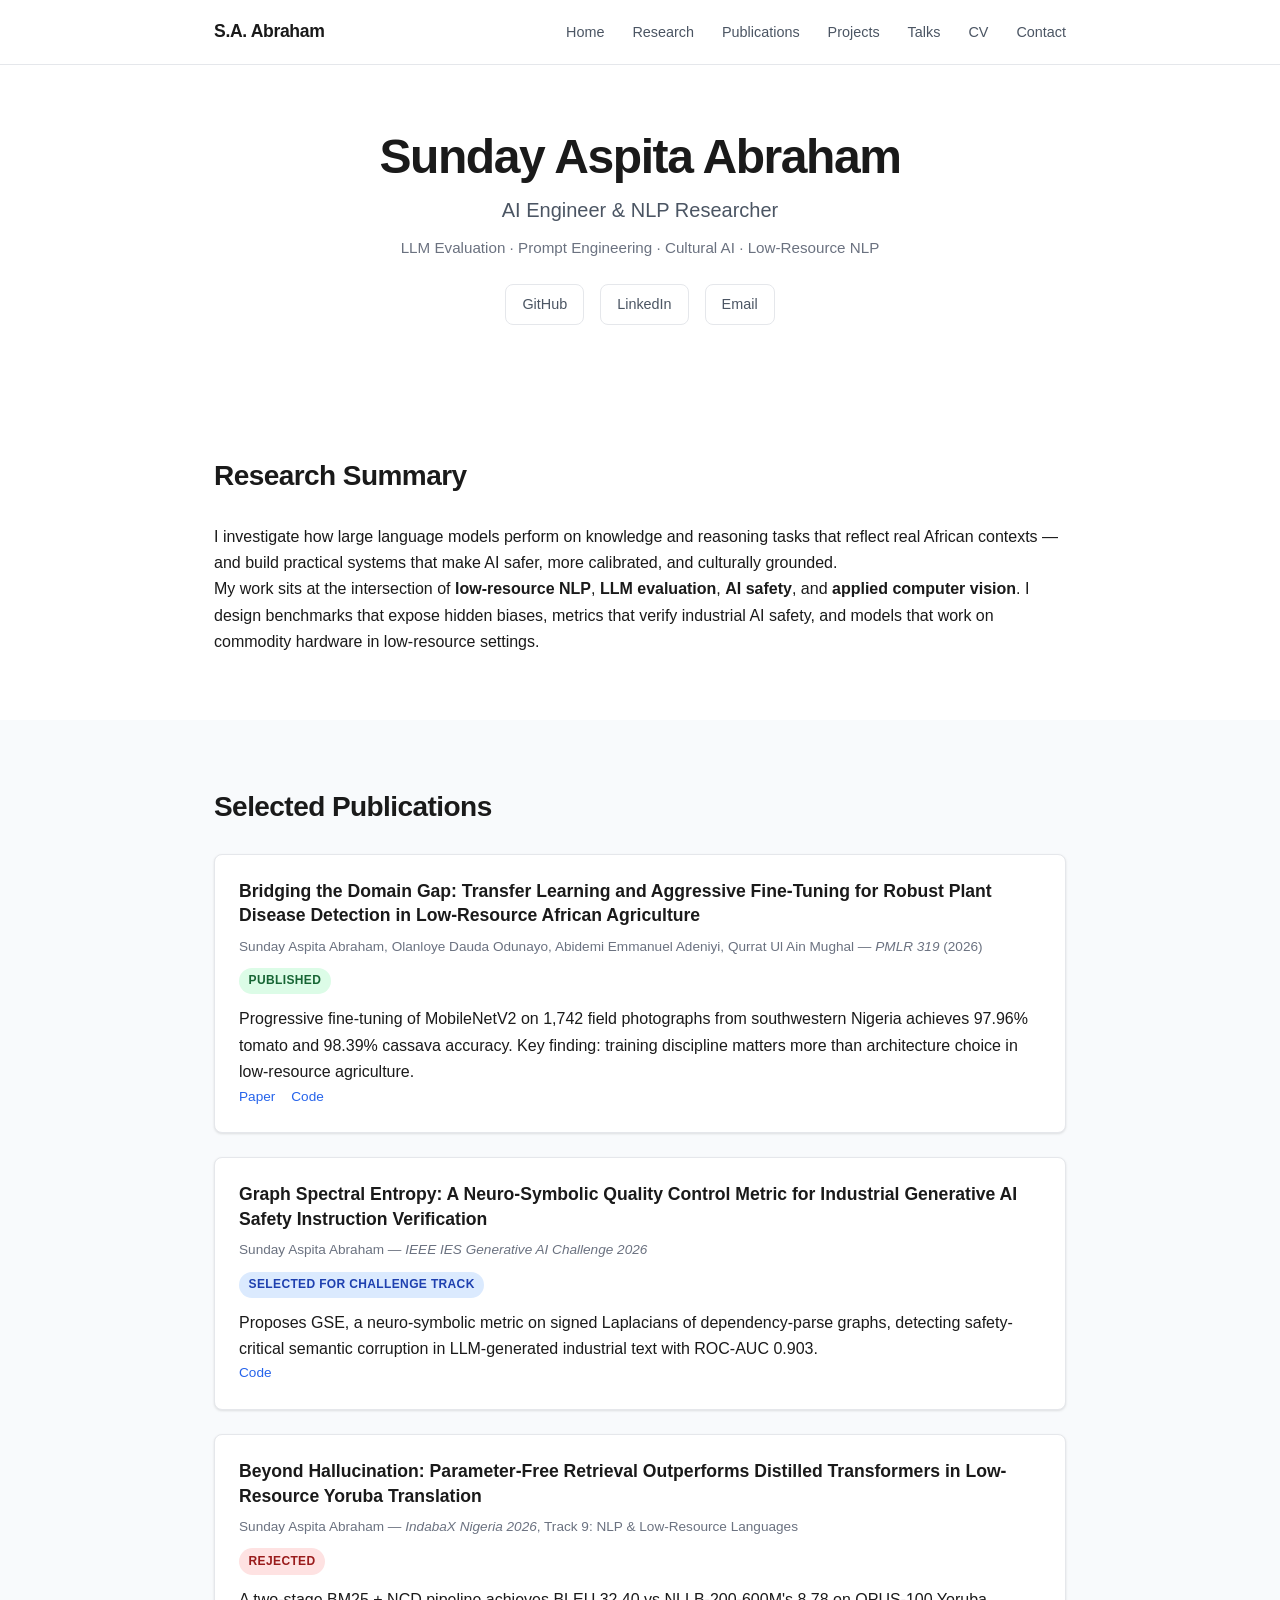
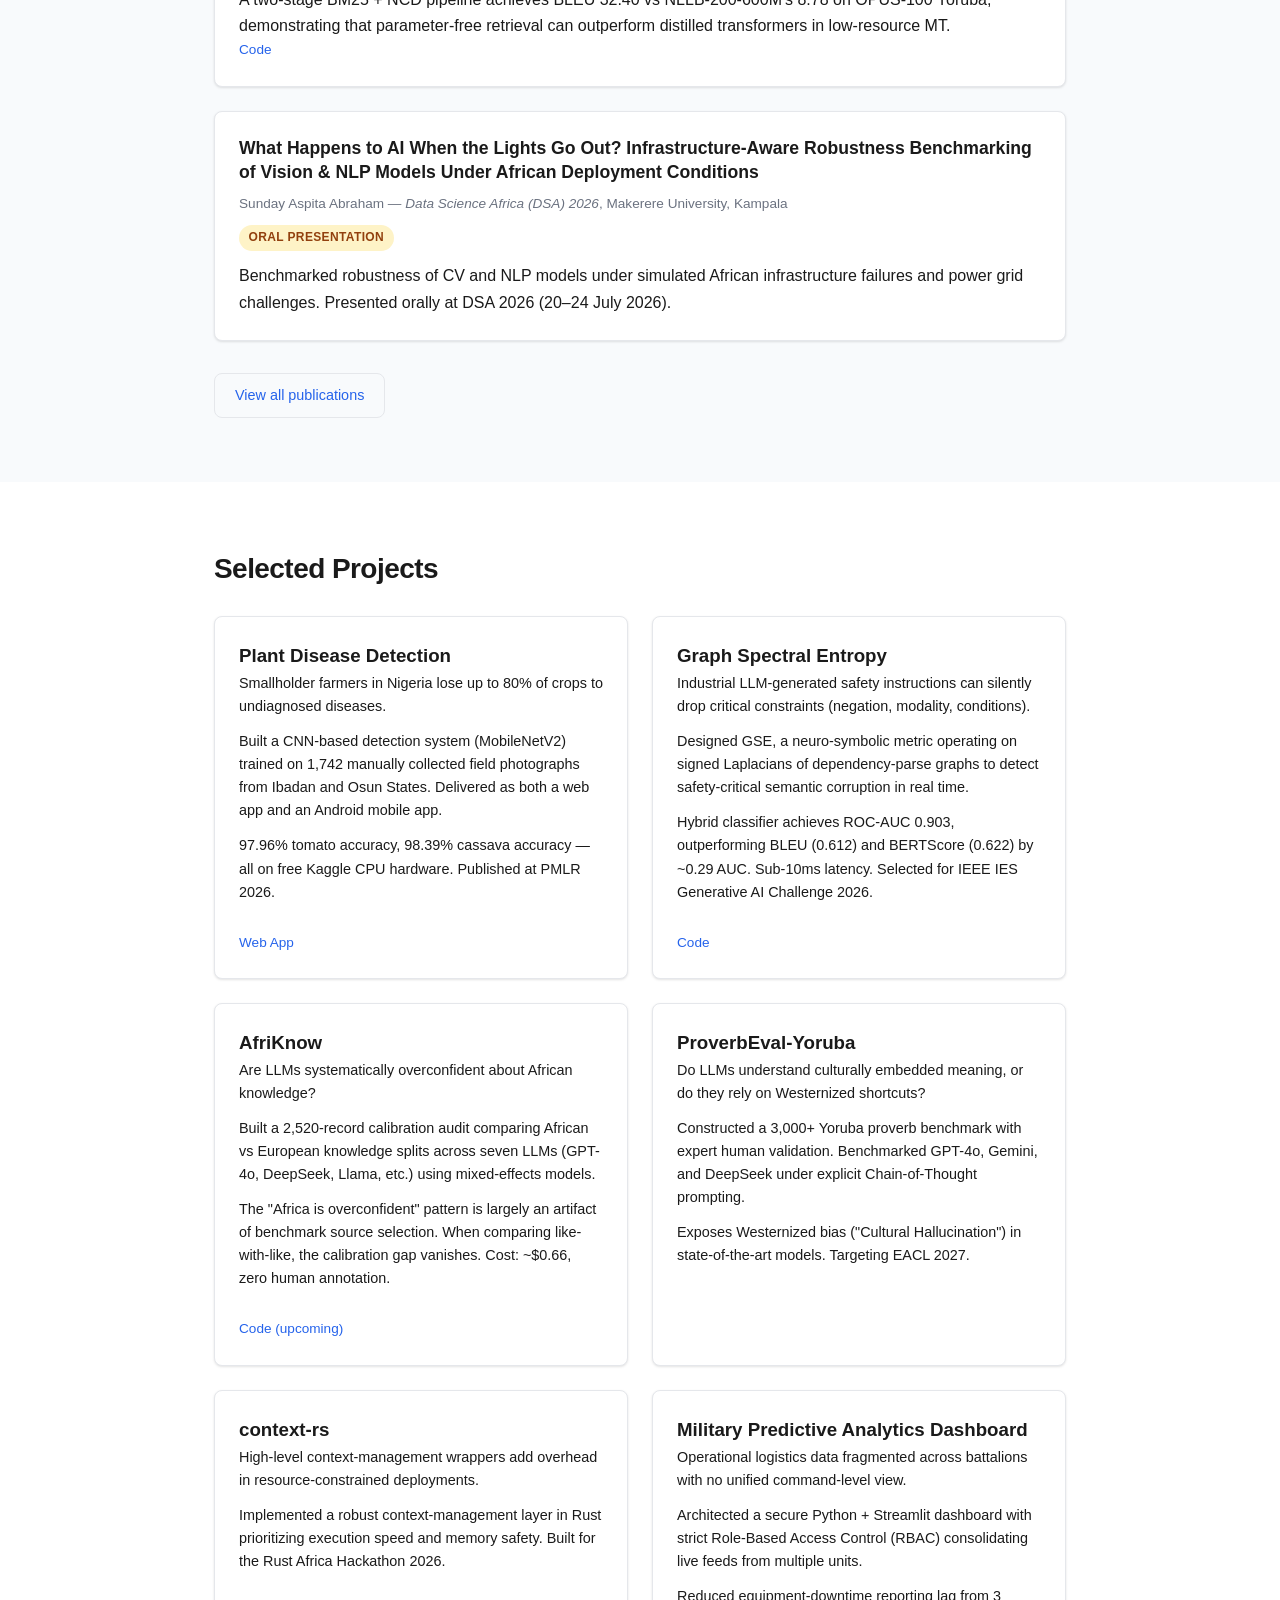
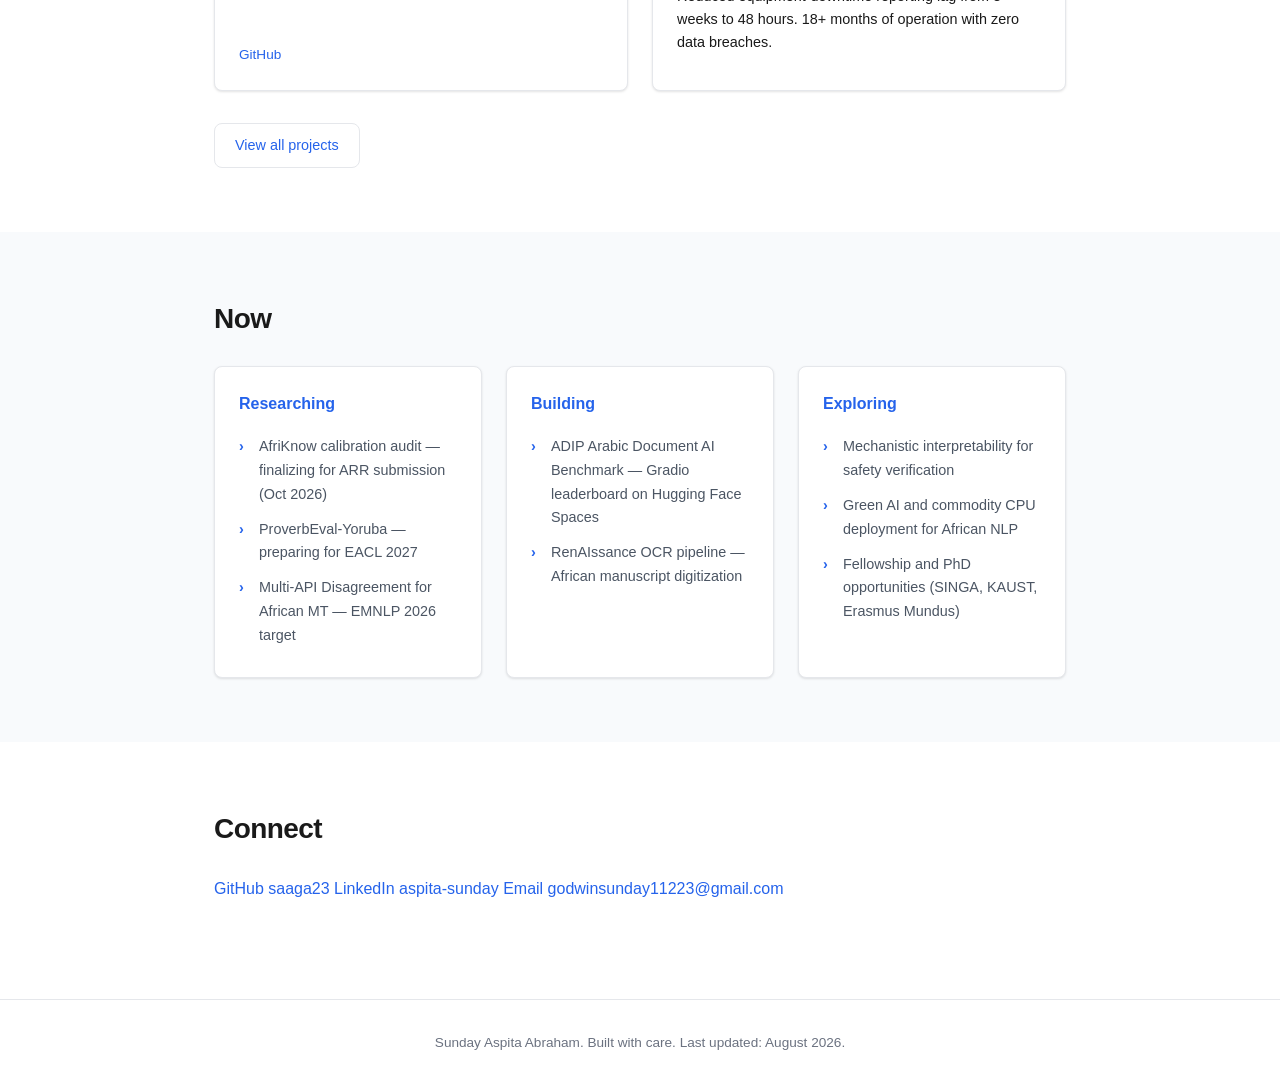
<file: index.html>
<!DOCTYPE html>
<html lang="en">
<head>
    <meta charset="UTF-8">
    <meta name="viewport" content="width=device-width, initial-scale=1.0">
    <title>Sunday Aspita Abraham — AI Engineer & NLP Researcher</title>
    <meta name="description" content="Personal research portfolio of Sunday Aspita Abraham — AI Engineer & NLP Researcher specializing in low-resource NLP, LLM evaluation, African language technology, and AI safety.">
    <link rel="stylesheet" href="css/style.css">
    <link rel="canonical" href="https://saaga23.github.io/">
    <meta property="og:title" content="Sunday Aspita Abraham — AI Engineer & NLP Researcher">
    <meta property="og:description" content="Research portfolio spanning low-resource NLP, LLM evaluation, African language technology, and AI safety.">
    <meta property="og:type" content="website">
    <meta property="og:url" content="https://saaga23.github.io/">
    <link rel="icon" href="data:image/svg+xml,<svg xmlns='http://www.w3.org/2000/svg' viewBox='0 0 100 100'><text y='.9em' font-size='90'>🔬</text></svg>">
</head>
<body>
    <nav class="navbar">
        <div class="nav-container">
            <a href="index.html" class="nav-logo">S.A. Abraham</a>
            <button class="nav-toggle" aria-label="Toggle navigation">
                <span></span>
                <span></span>
                <span></span>
            </button>
            <ul class="nav-menu">
                <li><a href="index.html" class="nav-link">Home</a></li>
                <li><a href="research.html" class="nav-link">Research</a></li>
                <li><a href="publications.html" class="nav-link">Publications</a></li>
                <li><a href="projects.html" class="nav-link">Projects</a></li>
                <li><a href="talks.html" class="nav-link">Talks</a></li>
                <li><a href="cv.html" class="nav-link">CV</a></li>
                <li><a href="contact.html" class="nav-link">Contact</a></li>
            </ul>
        </div>
    </nav>

    <main>
        <section class="hero">
            <div class="container">
                <div class="hero-content">
                    <h1>Sunday Aspita Abraham</h1>
                    <p class="hero-subtitle">AI Engineer & NLP Researcher</p>
                    <p class="hero-tagline">LLM Evaluation · Prompt Engineering · Cultural AI · Low-Resource NLP</p>
                    <div class="hero-links">
                        <a href="https://github.com/saaga23" target="_blank" rel="noopener">GitHub</a>
                        <a href="https://www.linkedin.com/in/aspita-sunday-0b63051b3/" target="_blank" rel="noopener">LinkedIn</a>
                        <a href="mailto:godwinsunday11223@gmail.com">Email</a>
                    </div>
                </div>
            </div>
        </section>

        <section class="section">
            <div class="container">
                <h2>Research Summary</h2>
                <p class="lead">I investigate how large language models perform on knowledge and reasoning tasks that reflect real African contexts — and build practical systems that make AI safer, more calibrated, and culturally grounded.</p>
                <p>My work sits at the intersection of <strong>low-resource NLP</strong>, <strong>LLM evaluation</strong>, <strong>AI safety</strong>, and <strong>applied computer vision</strong>. I design benchmarks that expose hidden biases, metrics that verify industrial AI safety, and models that work on commodity hardware in low-resource settings.</p>
            </div>
        </section>

        <section class="section section-alt">
            <div class="container">
                <h2>Selected Publications</h2>
                <div class="publication-list">
                    <article class="publication-card">
                        <h3>Bridging the Domain Gap: Transfer Learning and Aggressive Fine-Tuning for Robust Plant Disease Detection in Low-Resource African Agriculture</h3>
                        <p class="pub-meta">Sunday Aspita Abraham, Olanloye Dauda Odunayo, Abidemi Emmanuel Adeniyi, Qurrat Ul Ain Mughal — <em>PMLR 319</em> (2026)</p>
                        <p class="pub-status"><span class="badge badge-published">Published</span></p>
                        <p>Progressive fine-tuning of MobileNetV2 on 1,742 field photographs from southwestern Nigeria achieves 97.96% tomato and 98.39% cassava accuracy. Key finding: training discipline matters more than architecture choice in low-resource agriculture.</p>
                        <div class="pub-links">
                            <a href="http://proceedings.mlr.press/v319/abraham26a.html" target="_blank" rel="noopener">Paper</a>
                            <a href="https://github.com/saaga23/plant_disease_detection_web_app" target="_blank" rel="noopener">Code</a>
                        </div>
                    </article>

                    <article class="publication-card">
                        <h3>Graph Spectral Entropy: A Neuro-Symbolic Quality Control Metric for Industrial Generative AI Safety Instruction Verification</h3>
                        <p class="pub-meta">Sunday Aspita Abraham — <em>IEEE IES Generative AI Challenge 2026</em></p>
                        <p class="pub-status"><span class="badge badge-accepted">Selected for challenge track</span></p>
                        <p>Proposes GSE, a neuro-symbolic metric on signed Laplacians of dependency-parse graphs, detecting safety-critical semantic corruption in LLM-generated industrial text with ROC-AUC 0.903.</p>
                        <div class="pub-links">
                            <a href="https://github.com/saaga23/mech-interp-safety-demo" target="_blank" rel="noopener">Code</a>
                        </div>
                    </article>

                    <article class="publication-card">
                        <h3>Beyond Hallucination: Parameter-Free Retrieval Outperforms Distilled Transformers in Low-Resource Yoruba Translation</h3>
                        <p class="pub-meta">Sunday Aspita Abraham — <em>IndabaX Nigeria 2026</em>, Track 9: NLP & Low-Resource Languages</p>
                        <p class="pub-status"><span class="badge badge-rejected">Rejected</span></p>
                        <p>A two-stage BM25 + NCD pipeline achieves BLEU 32.40 vs NLLB-200-600M's 8.78 on OPUS-100 Yoruba, demonstrating that parameter-free retrieval can outperform distilled transformers in low-resource MT.</p>
                        <div class="pub-links">
                            <a href="https://github.com/saaga23" target="_blank" rel="noopener">Code</a>
                        </div>
                    </article>

                    <article class="publication-card">
                        <h3>What Happens to AI When the Lights Go Out? Infrastructure-Aware Robustness Benchmarking of Vision & NLP Models Under African Deployment Conditions</h3>
                        <p class="pub-meta">Sunday Aspita Abraham — <em>Data Science Africa (DSA) 2026</em>, Makerere University, Kampala</p>
                        <p class="pub-status"><span class="badge badge-presented">Oral Presentation</span></p>
                        <p>Benchmarked robustness of CV and NLP models under simulated African infrastructure failures and power grid challenges. Presented orally at DSA 2026 (20–24 July 2026).</p>
                    </article>
                </div>
                <div class="section-cta">
                    <a href="publications.html" class="btn btn-secondary">View all publications</a>
                </div>
            </div>
        </section>

        <section class="section">
            <div class="container">
                <h2>Selected Projects</h2>
                <div class="project-grid">
                    <article class="project-card">
                        <h3>Plant Disease Detection</h3>
                        <p class="project-problem">Smallholder farmers in Nigeria lose up to 80% of crops to undiagnosed diseases.</p>
                        <p class="project-approach">Built a CNN-based detection system (MobileNetV2) trained on 1,742 manually collected field photographs from Ibadan and Osun States. Delivered as both a web app and an Android mobile app.</p>
                        <p class="project-result">97.96% tomato accuracy, 98.39% cassava accuracy — all on free Kaggle CPU hardware. Published at PMLR 2026.</p>
                        <div class="project-links">
                            <a href="https://github.com/saaga23/plant_disease_detection_web_app" target="_blank" rel="noopener">Web App</a>
                        </div>
                    </article>

                    <article class="project-card">
                        <h3>Graph Spectral Entropy</h3>
                        <p class="project-problem">Industrial LLM-generated safety instructions can silently drop critical constraints (negation, modality, conditions).</p>
                        <p class="project-approach">Designed GSE, a neuro-symbolic metric operating on signed Laplacians of dependency-parse graphs to detect safety-critical semantic corruption in real time.</p>
                        <p class="project-result">Hybrid classifier achieves ROC-AUC 0.903, outperforming BLEU (0.612) and BERTScore (0.622) by ~0.29 AUC. Sub-10ms latency. Selected for IEEE IES Generative AI Challenge 2026.</p>
                        <div class="project-links">
                            <a href="https://github.com/saaga23/mech-interp-safety-demo" target="_blank" rel="noopener">Code</a>
                        </div>
                    </article>

                    <article class="project-card">
                        <h3>AfriKnow</h3>
                        <p class="project-problem">Are LLMs systematically overconfident about African knowledge?</p>
                        <p class="project-approach">Built a 2,520-record calibration audit comparing African vs European knowledge splits across seven LLMs (GPT-4o, DeepSeek, Llama, etc.) using mixed-effects models.</p>
                        <p class="project-result">The "Africa is overconfident" pattern is largely an artifact of benchmark source selection. When comparing like-with-like, the calibration gap vanishes. Cost: ~$0.66, zero human annotation.</p>
                        <div class="project-links">
                            <a href="https://github.com/saaga23" target="_blank" rel="noopener">Code (upcoming)</a>
                        </div>
                    </article>

                    <article class="project-card">
                        <h3>ProverbEval-Yoruba</h3>
                        <p class="project-problem">Do LLMs understand culturally embedded meaning, or do they rely on Westernized shortcuts?</p>
                        <p class="project-approach">Constructed a 3,000+ Yoruba proverb benchmark with expert human validation. Benchmarked GPT-4o, Gemini, and DeepSeek under explicit Chain-of-Thought prompting.</p>
                        <p class="project-result">Exposes Westernized bias ("Cultural Hallucination") in state-of-the-art models. Targeting EACL 2027.</p>
                    </article>

                    <article class="project-card">
                        <h3>context-rs</h3>
                        <p class="project-problem">High-level context-management wrappers add overhead in resource-constrained deployments.</p>
                        <p class="project-approach">Implemented a robust context-management layer in Rust prioritizing execution speed and memory safety. Built for the Rust Africa Hackathon 2026.</p>
                        <div class="project-links">
                            <a href="https://github.com/saaga23/context-rs" target="_blank" rel="noopener">GitHub</a>
                        </div>
                    </article>

                    <article class="project-card">
                        <h3>Military Predictive Analytics Dashboard</h3>
                        <p class="project-problem">Operational logistics data fragmented across battalions with no unified command-level view.</p>
                        <p class="project-approach">Architected a secure Python + Streamlit dashboard with strict Role-Based Access Control (RBAC) consolidating live feeds from multiple units.</p>
                        <p class="project-result">Reduced equipment-downtime reporting lag from 3 weeks to 48 hours. 18+ months of operation with zero data breaches.</p>
                    </article>
                </div>
                <div class="section-cta">
                    <a href="projects.html" class="btn btn-secondary">View all projects</a>
                </div>
            </div>
        </section>

        <section class="section section-alt">
            <div class="container">
                <h2>Now</h2>
                <div class="now-grid">
                    <div class="now-card">
                        <h3>Researching</h3>
                        <ul>
                            <li>AfriKnow calibration audit — finalizing for ARR submission (Oct 2026)</li>
                            <li>ProverbEval-Yoruba — preparing for EACL 2027</li>
                            <li>Multi-API Disagreement for African MT — EMNLP 2026 target</li>
                        </ul>
                    </div>
                    <div class="now-card">
                        <h3>Building</h3>
                        <ul>
                            <li>ADIP Arabic Document AI Benchmark — Gradio leaderboard on Hugging Face Spaces</li>
                            <li>RenAIssance OCR pipeline — African manuscript digitization</li>
                        </ul>
                    </div>
                    <div class="now-card">
                        <h3>Exploring</h3>
                        <ul>
                            <li>Mechanistic interpretability for safety verification</li>
                            <li>Green AI and commodity CPU deployment for African NLP</li>
                            <li>Fellowship and PhD opportunities (SINGA, KAUST, Erasmus Mundus)</li>
                        </ul>
                    </div>
                </div>
            </div>
        </section>

        <section class="section">
            <div class="container">
                <h2>Connect</h2>
                <div class="connect-grid">
                    <a href="https://github.com/saaga23" class="connect-card" target="_blank" rel="noopener">
                        <span class="connect-icon">GitHub</span>
                        <span class="connect-label">saaga23</span>
                    </a>
                    <a href="https://www.linkedin.com/in/aspita-sunday-0b63051b3/" class="connect-card" target="_blank" rel="noopener">
                        <span class="connect-icon">LinkedIn</span>
                        <span class="connect-label">aspita-sunday</span>
                    </a>
                    <a href="mailto:godwinsunday11223@gmail.com" class="connect-card">
                        <span class="connect-icon">Email</span>
                        <span class="connect-label">godwinsunday11223@gmail.com</span>
                    </a>
                </div>
            </div>
        </section>
    </main>

    <footer class="footer">
        <div class="container">
            <p> Sunday Aspita Abraham. Built with care. Last updated: August 2026.</p>
        </div>
    </footer>

    <script src="js/main.js"></script>
</body>
</html>
</file>
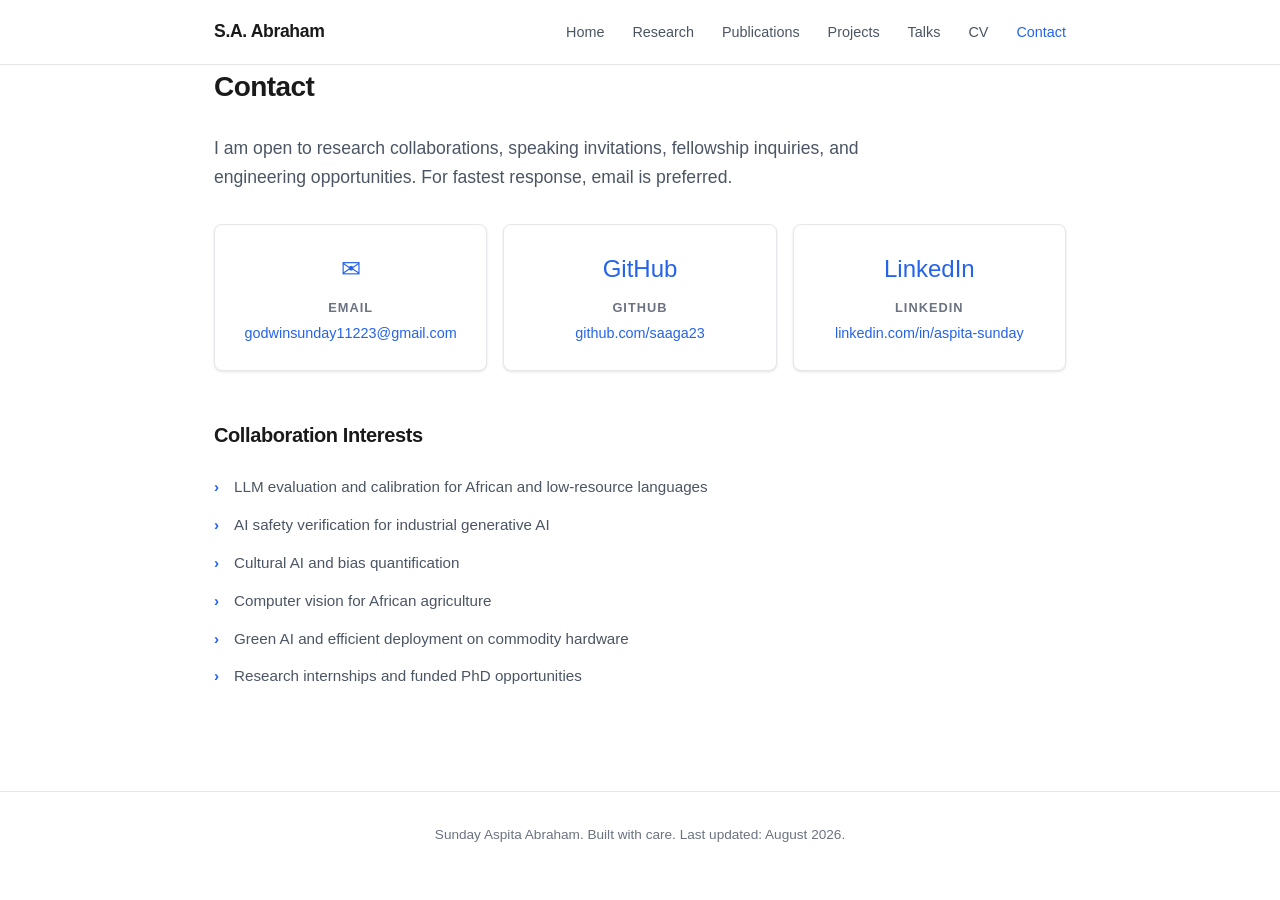
<file: contact.html>
<!DOCTYPE html>
<html lang="en">
<head>
    <meta charset="UTF-8">
    <meta name="viewport" content="width=device-width, initial-scale=1.0">
    <title>Contact — Sunday Aspita Abraham</title>
    <meta name="description" content="Contact information for Sunday Aspita Abraham.">
    <link rel="stylesheet" href="css/style.css">
    <link rel="canonical" href="https://saaga23.github.io/contact.html">
</head>
<body>
    <nav class="navbar">
        <div class="nav-container">
            <a href="index.html" class="nav-logo">S.A. Abraham</a>
            <button class="nav-toggle" aria-label="Toggle navigation">
                <span></span>
                <span></span>
                <span></span>
            </button>
            <ul class="nav-menu">
                <li><a href="index.html" class="nav-link">Home</a></li>
                <li><a href="research.html" class="nav-link">Research</a></li>
                <li><a href="publications.html" class="nav-link">Publications</a></li>
                <li><a href="projects.html" class="nav-link">Projects</a></li>
                <li><a href="talks.html" class="nav-link">Talks</a></li>
                <li><a href="cv.html" class="nav-link">CV</a></li>
                <li><a href="contact.html" class="nav-link active">Contact</a></li>
            </ul>
        </div>
    </nav>

    <main>
        <section class="section">
            <div class="container">
                <h1>Contact</h1>
                <p class="section-lead">I am open to research collaborations, speaking invitations, fellowship inquiries, and engineering opportunities. For fastest response, email is preferred.</p>

                <div class="contact-grid">
                    <a href="mailto:godwinsunday11223@gmail.com" class="contact-card">
                        <span class="contact-icon">✉</span>
                        <span class="contact-label">Email</span>
                        <span class="contact-value">godwinsunday11223@gmail.com</span>
                    </a>

                    <a href="https://github.com/saaga23" class="contact-card" target="_blank" rel="noopener">
                        <span class="contact-icon">GitHub</span>
                        <span class="contact-label">GitHub</span>
                        <span class="contact-value">github.com/saaga23</span>
                    </a>

                    <a href="https://www.linkedin.com/in/aspita-sunday-0b63051b3/" class="contact-card" target="_blank" rel="noopener">
                        <span class="contact-icon">LinkedIn</span>
                        <span class="contact-label">LinkedIn</span>
                        <span class="contact-value">linkedin.com/in/aspita-sunday</span>
                    </a>
                </div>

                <div class="contact-note">
                    <h2>Collaboration Interests</h2>
                    <ul>
                        <li>LLM evaluation and calibration for African and low-resource languages</li>
                        <li>AI safety verification for industrial generative AI</li>
                        <li>Cultural AI and bias quantification</li>
                        <li>Computer vision for African agriculture</li>
                        <li>Green AI and efficient deployment on commodity hardware</li>
                        <li>Research internships and funded PhD opportunities</li>
                    </ul>
                </div>
            </div>
        </section>
    </main>

    <footer class="footer">
        <div class="container">
            <p> Sunday Aspita Abraham. Built with care. Last updated: August 2026.</p>
        </div>
    </footer>

    <script src="js/main.js"></script>
</body>
</html>
</file>
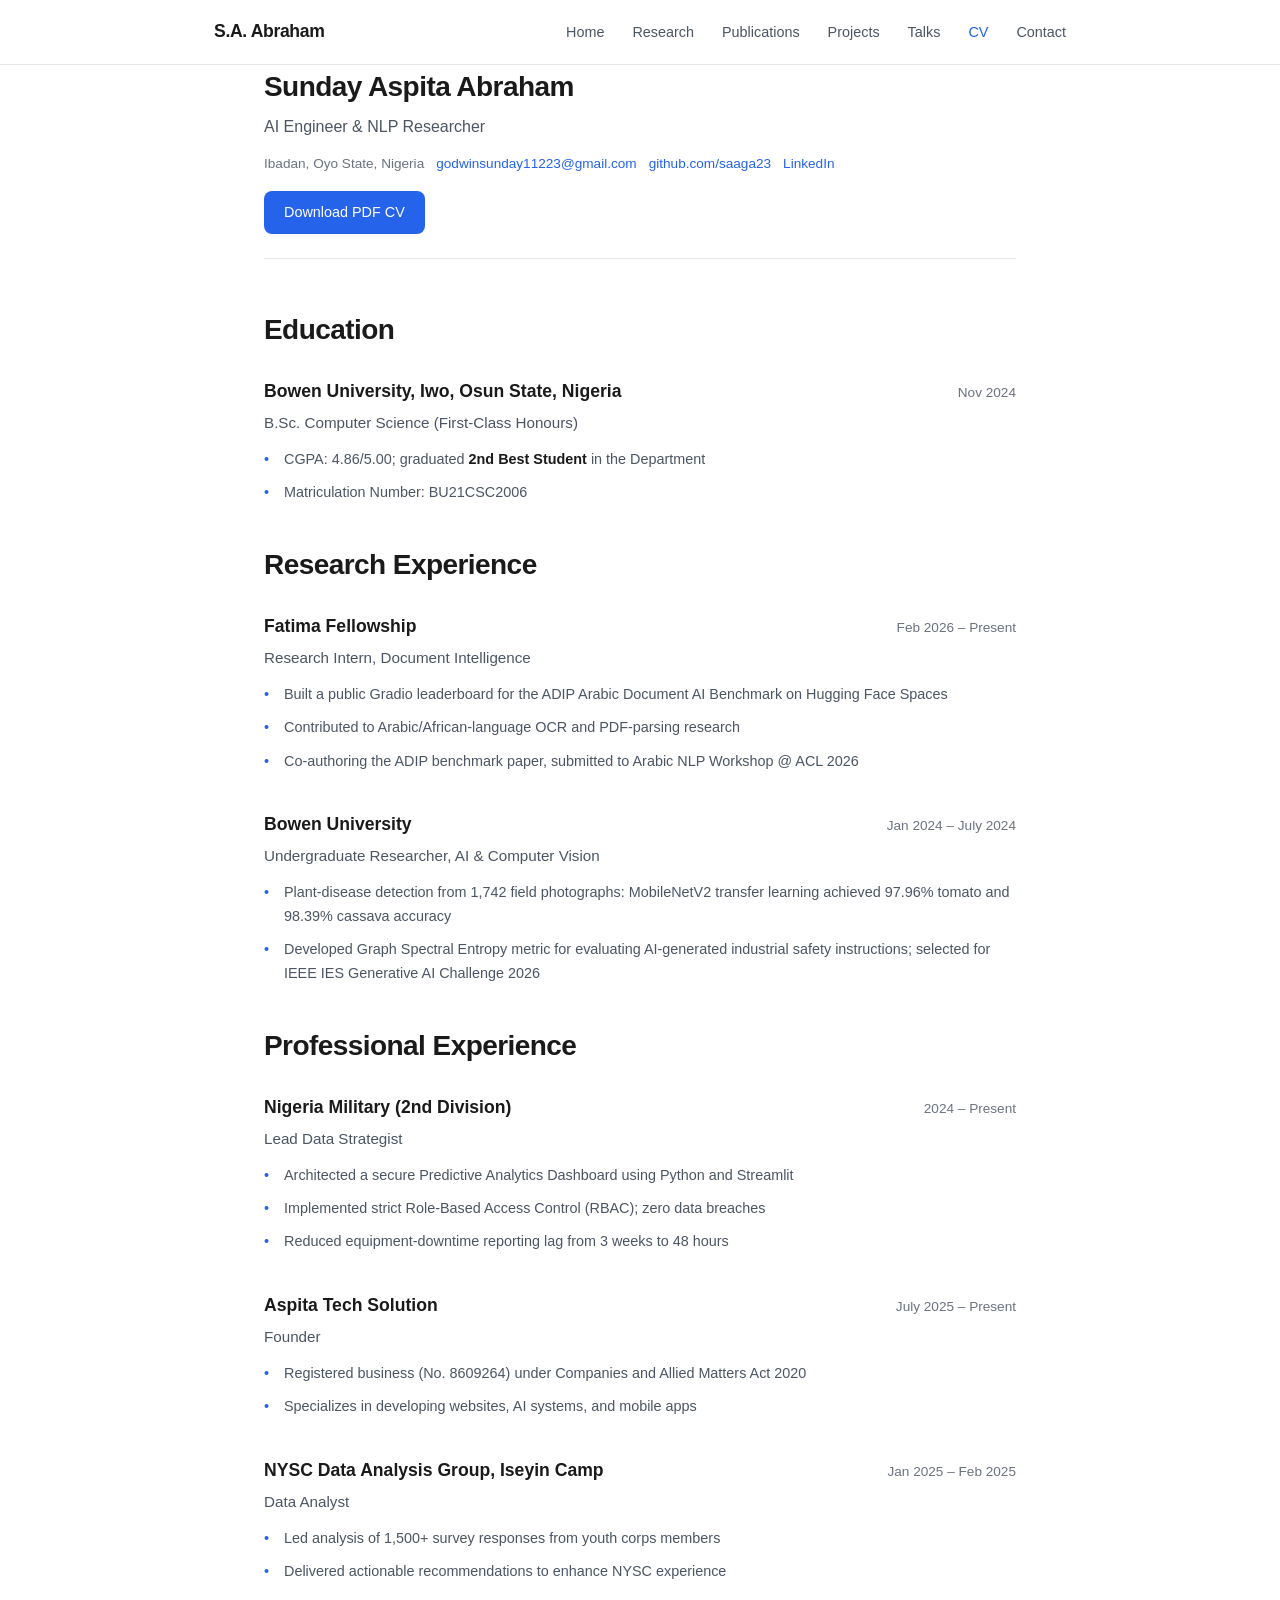
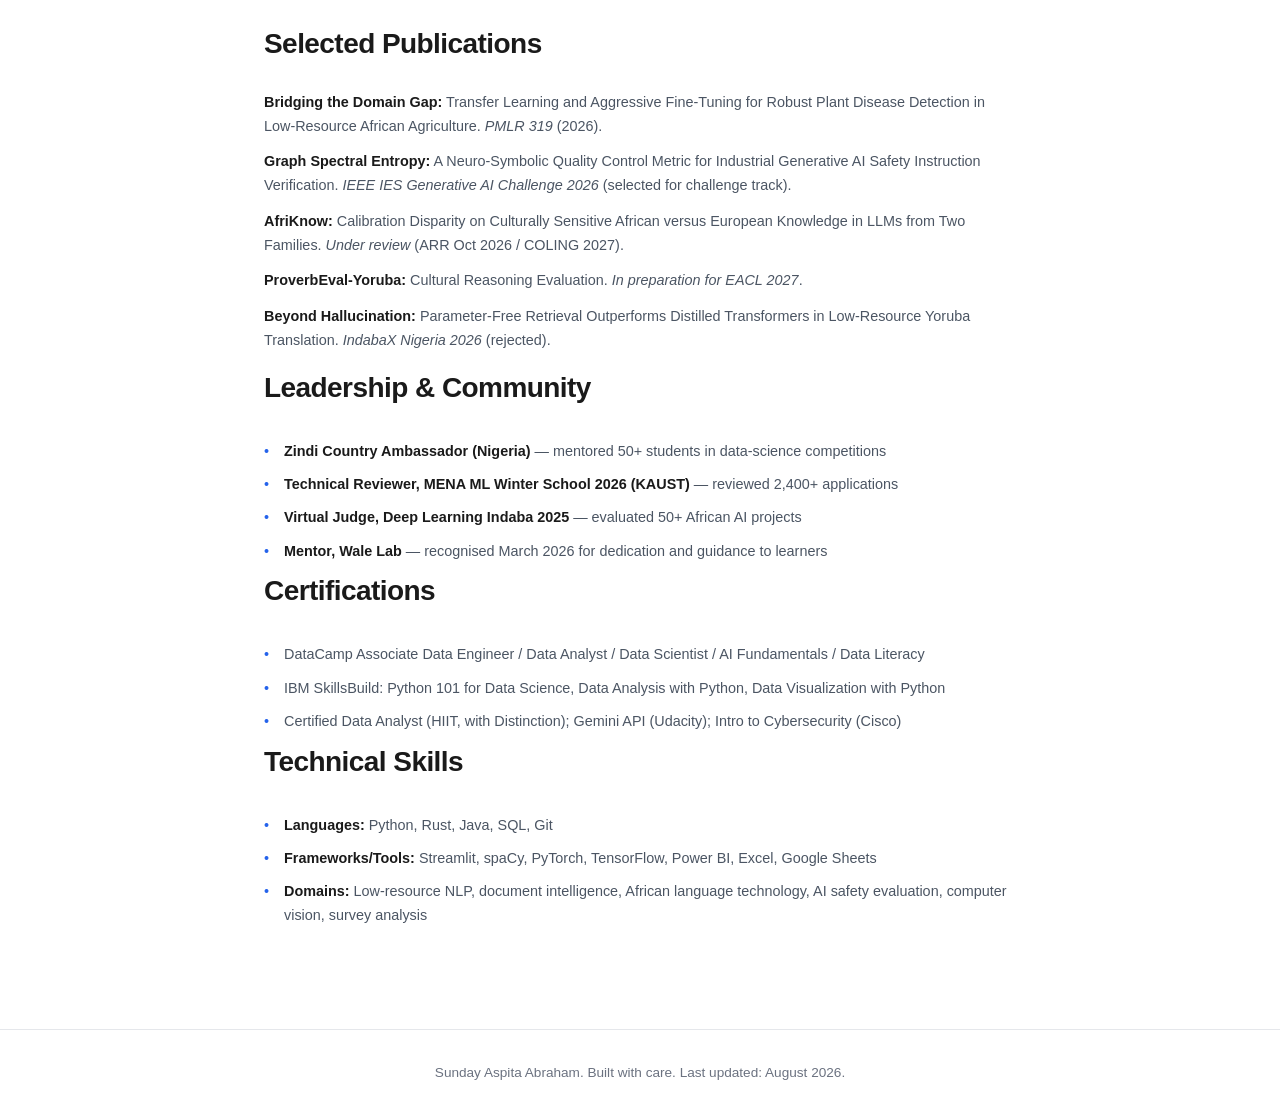
<file: cv.html>
<!DOCTYPE html>
<html lang="en">
<head>
    <meta charset="UTF-8">
    <meta name="viewport" content="width=device-width, initial-scale=1.0">
    <title>CV — Sunday Aspita Abraham</title>
    <meta name="description" content="Curriculum Vitae of Sunday Aspita Abraham.">
    <link rel="stylesheet" href="css/style.css">
    <link rel="canonical" href="https://saaga23.github.io/cv.html">
</head>
<body>
    <nav class="navbar">
        <div class="nav-container">
            <a href="index.html" class="nav-logo">S.A. Abraham</a>
            <button class="nav-toggle" aria-label="Toggle navigation">
                <span></span>
                <span></span>
                <span></span>
            </button>
            <ul class="nav-menu">
                <li><a href="index.html" class="nav-link">Home</a></li>
                <li><a href="research.html" class="nav-link">Research</a></li>
                <li><a href="publications.html" class="nav-link">Publications</a></li>
                <li><a href="projects.html" class="nav-link">Projects</a></li>
                <li><a href="talks.html" class="nav-link">Talks</a></li>
                <li><a href="cv.html" class="nav-link active">CV</a></li>
                <li><a href="contact.html" class="nav-link">Contact</a></li>
            </ul>
        </div>
    </nav>

    <main>
        <section class="section">
            <div class="container cv-container">
                <div class="cv-header">
                    <h1>Sunday Aspita Abraham</h1>
                    <p class="cv-title">AI Engineer & NLP Researcher</p>
                    <div class="cv-contact">
                        <span>Ibadan, Oyo State, Nigeria</span>
                        <a href="mailto:godwinsunday11223@gmail.com">godwinsunday11223@gmail.com</a>
                        <a href="https://github.com/saaga23" target="_blank" rel="noopener">github.com/saaga23</a>
                        <a href="https://www.linkedin.com/in/aspita-sunday-0b63051b3/" target="_blank" rel="noopener">LinkedIn</a>
                    </div>
                    <div class="cv-download">
                        <a href="assets/cv/Sunday_Aspita_Abraham_CV.pdf" class="btn btn-primary" download>Download PDF CV</a>
                    </div>
                </div>

                <h2>Education</h2>
                <div class="cv-entry">
                    <div class="cv-entry-header">
                        <h3>Bowen University, Iwo, Osun State, Nigeria</h3>
                        <span class="cv-date">Nov 2024</span>
                    </div>
                    <p class="cv-degree">B.Sc. Computer Science (First-Class Honours)</p>
                    <ul class="cv-details">
                        <li>CGPA: 4.86/5.00; graduated <strong>2nd Best Student</strong> in the Department</li>
                        <li>Matriculation Number: BU21CSC2006</li>
                    </ul>
                </div>

                <h2>Research Experience</h2>
                <div class="cv-entry">
                    <div class="cv-entry-header">
                        <h3>Fatima Fellowship</h3>
                        <span class="cv-date">Feb 2026 – Present</span>
                    </div>
                    <p class="cv-role">Research Intern, Document Intelligence</p>
                    <ul class="cv-details">
                        <li>Built a public Gradio leaderboard for the ADIP Arabic Document AI Benchmark on Hugging Face Spaces</li>
                        <li>Contributed to Arabic/African-language OCR and PDF-parsing research</li>
                        <li>Co-authoring the ADIP benchmark paper, submitted to Arabic NLP Workshop @ ACL 2026</li>
                    </ul>
                </div>

                <div class="cv-entry">
                    <div class="cv-entry-header">
                        <h3>Bowen University</h3>
                        <span class="cv-date">Jan 2024 – July 2024</span>
                    </div>
                    <p class="cv-role">Undergraduate Researcher, AI & Computer Vision</p>
                    <ul class="cv-details">
                        <li>Plant-disease detection from 1,742 field photographs: MobileNetV2 transfer learning achieved 97.96% tomato and 98.39% cassava accuracy</li>
                        <li>Developed Graph Spectral Entropy metric for evaluating AI-generated industrial safety instructions; selected for IEEE IES Generative AI Challenge 2026</li>
                    </ul>
                </div>

                <h2>Professional Experience</h2>
                <div class="cv-entry">
                    <div class="cv-entry-header">
                        <h3>Nigeria Military (2nd Division)</h3>
                        <span class="cv-date">2024 – Present</span>
                    </div>
                    <p class="cv-role">Lead Data Strategist</p>
                    <ul class="cv-details">
                        <li>Architected a secure Predictive Analytics Dashboard using Python and Streamlit</li>
                        <li>Implemented strict Role-Based Access Control (RBAC); zero data breaches</li>
                        <li>Reduced equipment-downtime reporting lag from 3 weeks to 48 hours</li>
                    </ul>
                </div>

                <div class="cv-entry">
                    <div class="cv-entry-header">
                        <h3>Aspita Tech Solution</h3>
                        <span class="cv-date">July 2025 – Present</span>
                    </div>
                    <p class="cv-role">Founder</p>
                    <ul class="cv-details">
                        <li>Registered business (No. 8609264) under Companies and Allied Matters Act 2020</li>
                        <li>Specializes in developing websites, AI systems, and mobile apps</li>
                    </ul>
                </div>

                <div class="cv-entry">
                    <div class="cv-entry-header">
                        <h3>NYSC Data Analysis Group, Iseyin Camp</h3>
                        <span class="cv-date">Jan 2025 – Feb 2025</span>
                    </div>
                    <p class="cv-role">Data Analyst</p>
                    <ul class="cv-details">
                        <li>Led analysis of 1,500+ survey responses from youth corps members</li>
                        <li>Delivered actionable recommendations to enhance NYSC experience</li>
                    </ul>
                </div>

                <h2>Selected Publications</h2>
                <div class="cv-pub">
                    <p><strong>Bridging the Domain Gap:</strong> Transfer Learning and Aggressive Fine-Tuning for Robust Plant Disease Detection in Low-Resource African Agriculture. <em>PMLR 319</em> (2026).</p>
                    <p><strong>Graph Spectral Entropy:</strong> A Neuro-Symbolic Quality Control Metric for Industrial Generative AI Safety Instruction Verification. <em>IEEE IES Generative AI Challenge 2026</em> (selected for challenge track).</p>
                    <p><strong>AfriKnow:</strong> Calibration Disparity on Culturally Sensitive African versus European Knowledge in LLMs from Two Families. <em>Under review</em> (ARR Oct 2026 / COLING 2027).</p>
                    <p><strong>ProverbEval-Yoruba:</strong> Cultural Reasoning Evaluation. <em>In preparation for EACL 2027</em>.</p>
                    <p><strong>Beyond Hallucination:</strong> Parameter-Free Retrieval Outperforms Distilled Transformers in Low-Resource Yoruba Translation. <em>IndabaX Nigeria 2026</em> (rejected).</p>
                </div>

                <h2>Leadership & Community</h2>
                <ul class="cv-details">
                    <li><strong>Zindi Country Ambassador (Nigeria)</strong> — mentored 50+ students in data-science competitions</li>
                    <li><strong>Technical Reviewer, MENA ML Winter School 2026 (KAUST)</strong> — reviewed 2,400+ applications</li>
                    <li><strong>Virtual Judge, Deep Learning Indaba 2025</strong> — evaluated 50+ African AI projects</li>
                    <li><strong>Mentor, Wale Lab</strong> — recognised March 2026 for dedication and guidance to learners</li>
                </ul>

                <h2>Certifications</h2>
                <ul class="cv-details">
                    <li>DataCamp Associate Data Engineer / Data Analyst / Data Scientist / AI Fundamentals / Data Literacy</li>
                    <li>IBM SkillsBuild: Python 101 for Data Science, Data Analysis with Python, Data Visualization with Python</li>
                    <li>Certified Data Analyst (HIIT, with Distinction); Gemini API (Udacity); Intro to Cybersecurity (Cisco)</li>
                </ul>

                <h2>Technical Skills</h2>
                <ul class="cv-details">
                    <li><strong>Languages:</strong> Python, Rust, Java, SQL, Git</li>
                    <li><strong>Frameworks/Tools:</strong> Streamlit, spaCy, PyTorch, TensorFlow, Power BI, Excel, Google Sheets</li>
                    <li><strong>Domains:</strong> Low-resource NLP, document intelligence, African language technology, AI safety evaluation, computer vision, survey analysis</li>
                </ul>
            </div>
        </section>
    </main>

    <footer class="footer">
        <div class="container">
            <p> Sunday Aspita Abraham. Built with care. Last updated: August 2026.</p>
        </div>
    </footer>

    <script src="js/main.js"></script>
</body>
</html>
</file>
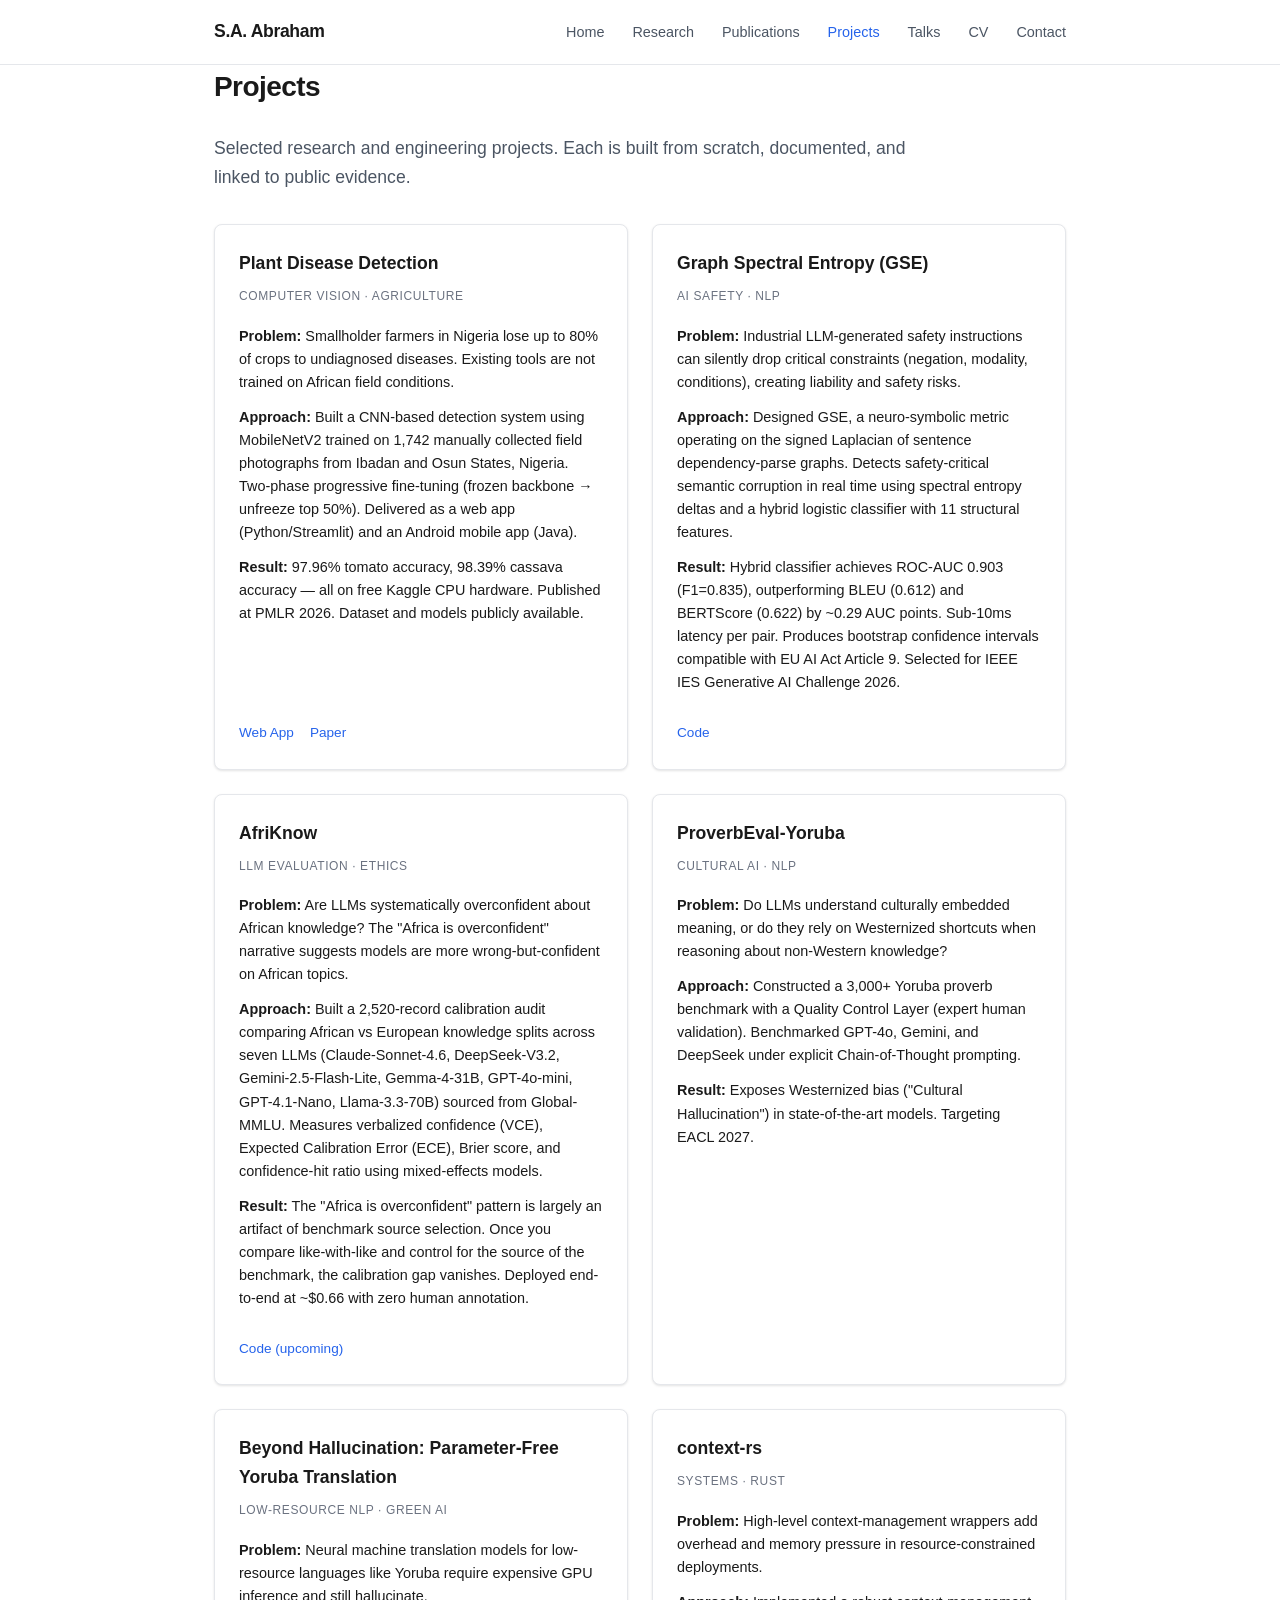
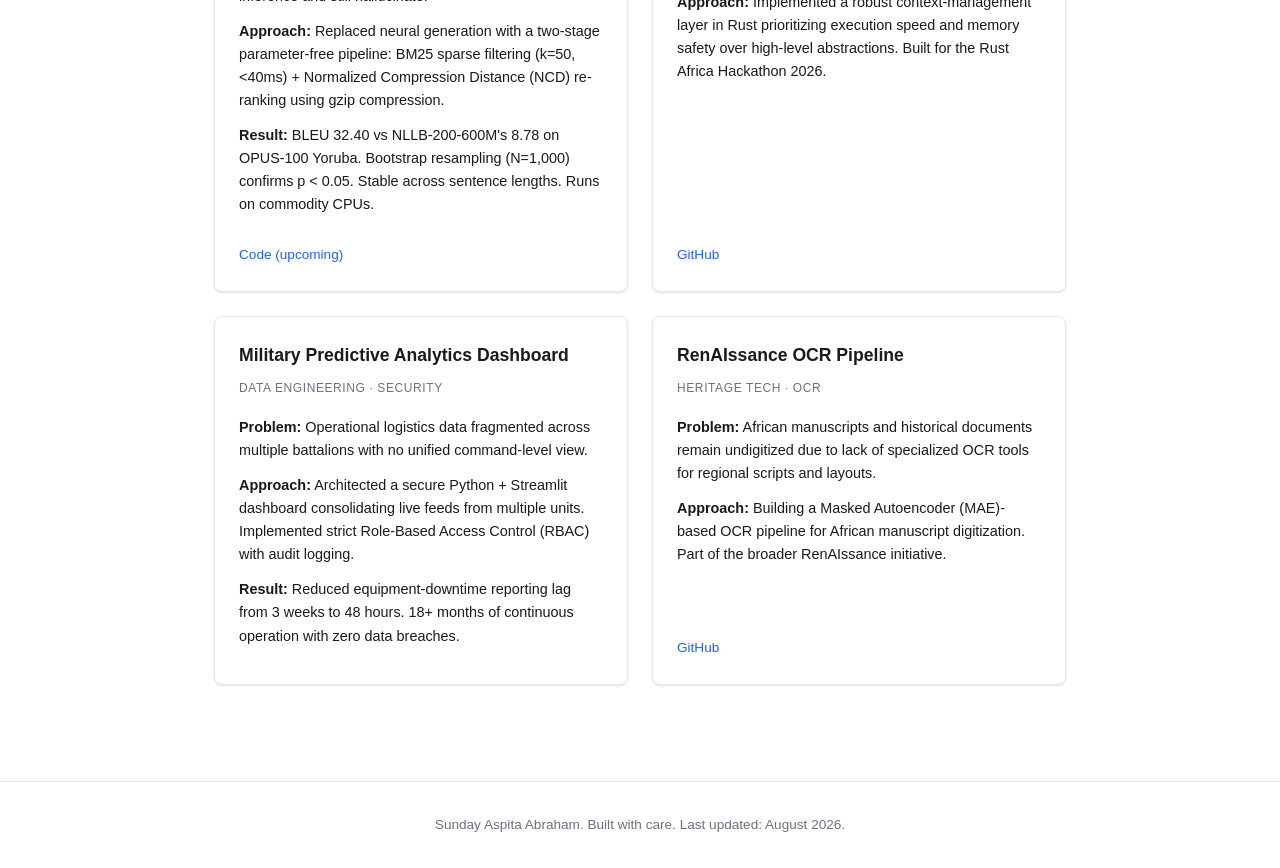
<file: projects.html>
<!DOCTYPE html>
<html lang="en">
<head>
    <meta charset="UTF-8">
    <meta name="viewport" content="width=device-width, initial-scale=1.0">
    <title>Projects — Sunday Aspita Abraham</title>
    <meta name="description" content="Selected research and engineering projects by Sunday Aspita Abraham.">
    <link rel="stylesheet" href="css/style.css">
    <link rel="canonical" href="https://saaga23.github.io/projects.html">
</head>
<body>
    <nav class="navbar">
        <div class="nav-container">
            <a href="index.html" class="nav-logo">S.A. Abraham</a>
            <button class="nav-toggle" aria-label="Toggle navigation">
                <span></span>
                <span></span>
                <span></span>
            </button>
            <ul class="nav-menu">
                <li><a href="index.html" class="nav-link">Home</a></li>
                <li><a href="research.html" class="nav-link">Research</a></li>
                <li><a href="publications.html" class="nav-link">Publications</a></li>
                <li><a href="projects.html" class="nav-link active">Projects</a></li>
                <li><a href="talks.html" class="nav-link">Talks</a></li>
                <li><a href="cv.html" class="nav-link">CV</a></li>
                <li><a href="contact.html" class="nav-link">Contact</a></li>
            </ul>
        </div>
    </nav>

    <main>
        <section class="section">
            <div class="container">
                <h1>Projects</h1>
                <p class="section-lead">Selected research and engineering projects. Each is built from scratch, documented, and linked to public evidence.</p>

                <div class="project-grid">
                    <article class="project-card">
                        <div class="project-header">
                            <h3>Plant Disease Detection</h3>
                            <span class="project-tag">Computer Vision · Agriculture</span>
                        </div>
                        <p class="project-problem"><strong>Problem:</strong> Smallholder farmers in Nigeria lose up to 80% of crops to undiagnosed diseases. Existing tools are not trained on African field conditions.</p>
                        <p class="project-approach"><strong>Approach:</strong> Built a CNN-based detection system using MobileNetV2 trained on 1,742 manually collected field photographs from Ibadan and Osun States, Nigeria. Two-phase progressive fine-tuning (frozen backbone → unfreeze top 50%). Delivered as a web app (Python/Streamlit) and an Android mobile app (Java).</p>
                        <p class="project-result"><strong>Result:</strong> 97.96% tomato accuracy, 98.39% cassava accuracy — all on free Kaggle CPU hardware. Published at PMLR 2026. Dataset and models publicly available.</p>
                        <div class="project-links">
                            <a href="https://github.com/saaga23/plant_disease_detection_web_app" target="_blank" rel="noopener">Web App</a>
                            <a href="http://proceedings.mlr.press/v319/abraham26a.html" target="_blank" rel="noopener">Paper</a>
                        </div>
                    </article>

                    <article class="project-card">
                        <div class="project-header">
                            <h3>Graph Spectral Entropy (GSE)</h3>
                            <span class="project-tag">AI Safety · NLP</span>
                        </div>
                        <p class="project-problem"><strong>Problem:</strong> Industrial LLM-generated safety instructions can silently drop critical constraints (negation, modality, conditions), creating liability and safety risks.</p>
                        <p class="project-approach"><strong>Approach:</strong> Designed GSE, a neuro-symbolic metric operating on the signed Laplacian of sentence dependency-parse graphs. Detects safety-critical semantic corruption in real time using spectral entropy deltas and a hybrid logistic classifier with 11 structural features.</p>
                        <p class="project-result"><strong>Result:</strong> Hybrid classifier achieves ROC-AUC 0.903 (F1=0.835), outperforming BLEU (0.612) and BERTScore (0.622) by ~0.29 AUC points. Sub-10ms latency per pair. Produces bootstrap confidence intervals compatible with EU AI Act Article 9. Selected for IEEE IES Generative AI Challenge 2026.</p>
                        <div class="project-links">
                            <a href="https://github.com/saaga23/mech-interp-safety-demo" target="_blank" rel="noopener">Code</a>
                        </div>
                    </article>

                    <article class="project-card">
                        <div class="project-header">
                            <h3>AfriKnow</h3>
                            <span class="project-tag">LLM Evaluation · Ethics</span>
                        </div>
                        <p class="project-problem"><strong>Problem:</strong> Are LLMs systematically overconfident about African knowledge? The "Africa is overconfident" narrative suggests models are more wrong-but-confident on African topics.</p>
                        <p class="project-approach"><strong>Approach:</strong> Built a 2,520-record calibration audit comparing African vs European knowledge splits across seven LLMs (Claude-Sonnet-4.6, DeepSeek-V3.2, Gemini-2.5-Flash-Lite, Gemma-4-31B, GPT-4o-mini, GPT-4.1-Nano, Llama-3.3-70B) sourced from Global-MMLU. Measures verbalized confidence (VCE), Expected Calibration Error (ECE), Brier score, and confidence-hit ratio using mixed-effects models.</p>
                        <p class="project-result"><strong>Result:</strong> The "Africa is overconfident" pattern is largely an artifact of benchmark source selection. Once you compare like-with-like and control for the source of the benchmark, the calibration gap vanishes. Deployed end-to-end at ~$0.66 with zero human annotation.</p>
                        <div class="project-links">
                            <a href="https://github.com/saaga23" target="_blank" rel="noopener">Code (upcoming)</a>
                        </div>
                    </article>

                    <article class="project-card">
                        <div class="project-header">
                            <h3>ProverbEval-Yoruba</h3>
                            <span class="project-tag">Cultural AI · NLP</span>
                        </div>
                        <p class="project-problem"><strong>Problem:</strong> Do LLMs understand culturally embedded meaning, or do they rely on Westernized shortcuts when reasoning about non-Western knowledge?</p>
                        <p class="project-approach"><strong>Approach:</strong> Constructed a 3,000+ Yoruba proverb benchmark with a Quality Control Layer (expert human validation). Benchmarked GPT-4o, Gemini, and DeepSeek under explicit Chain-of-Thought prompting.</p>
                        <p class="project-result"><strong>Result:</strong> Exposes Westernized bias ("Cultural Hallucination") in state-of-the-art models. Targeting EACL 2027.</p>
                    </article>

                    <article class="project-card">
                        <div class="project-header">
                            <h3>Beyond Hallucination: Parameter-Free Yoruba Translation</h3>
                            <span class="project-tag">Low-Resource NLP · Green AI</span>
                        </div>
                        <p class="project-problem"><strong>Problem:</strong> Neural machine translation models for low-resource languages like Yoruba require expensive GPU inference and still hallucinate.</p>
                        <p class="project-approach"><strong>Approach:</strong> Replaced neural generation with a two-stage parameter-free pipeline: BM25 sparse filtering (k=50, &lt;40ms) + Normalized Compression Distance (NCD) re-ranking using gzip compression.</p>
                        <p class="project-result"><strong>Result:</strong> BLEU 32.40 vs NLLB-200-600M's 8.78 on OPUS-100 Yoruba. Bootstrap resampling (N=1,000) confirms p &lt; 0.05. Stable across sentence lengths. Runs on commodity CPUs.</p>
                        <div class="project-links">
                            <a href="https://github.com/saaga23" target="_blank" rel="noopener">Code (upcoming)</a>
                        </div>
                    </article>

                    <article class="project-card">
                        <div class="project-header">
                            <h3>context-rs</h3>
                            <span class="project-tag">Systems · Rust</span>
                        </div>
                        <p class="project-problem"><strong>Problem:</strong> High-level context-management wrappers add overhead and memory pressure in resource-constrained deployments.</p>
                        <p class="project-approach"><strong>Approach:</strong> Implemented a robust context-management layer in Rust prioritizing execution speed and memory safety over high-level abstractions. Built for the Rust Africa Hackathon 2026.</p>
                        <div class="project-links">
                            <a href="https://github.com/saaga23/context-rs" target="_blank" rel="noopener">GitHub</a>
                        </div>
                    </article>

                    <article class="project-card">
                        <div class="project-header">
                            <h3>Military Predictive Analytics Dashboard</h3>
                            <span class="project-tag">Data Engineering · Security</span>
                        </div>
                        <p class="project-problem"><strong>Problem:</strong> Operational logistics data fragmented across multiple battalions with no unified command-level view.</p>
                        <p class="project-approach"><strong>Approach:</strong> Architected a secure Python + Streamlit dashboard consolidating live feeds from multiple units. Implemented strict Role-Based Access Control (RBAC) with audit logging.</p>
                        <p class="project-result"><strong>Result:</strong> Reduced equipment-downtime reporting lag from 3 weeks to 48 hours. 18+ months of continuous operation with zero data breaches.</p>
                    </article>

                    <article class="project-card">
                        <div class="project-header">
                            <h3>RenAIssance OCR Pipeline</h3>
                            <span class="project-tag">Heritage Tech · OCR</span>
                        </div>
                        <p class="project-problem"><strong>Problem:</strong> African manuscripts and historical documents remain undigitized due to lack of specialized OCR tools for regional scripts and layouts.</p>
                        <p class="project-approach"><strong>Approach:</strong> Building a Masked Autoencoder (MAE)-based OCR pipeline for African manuscript digitization. Part of the broader RenAIssance initiative.</p>
                        <div class="project-links">
                            <a href="https://github.com/saaga23/RenAIssance-MAE-OCR-Pipeline" target="_blank" rel="noopener">GitHub</a>
                        </div>
                    </article>
                </div>
            </div>
        </section>
    </main>

    <footer class="footer">
        <div class="container">
            <p> Sunday Aspita Abraham. Built with care. Last updated: August 2026.</p>
        </div>
    </footer>

    <script src="js/main.js"></script>
</body>
</html>
</file>
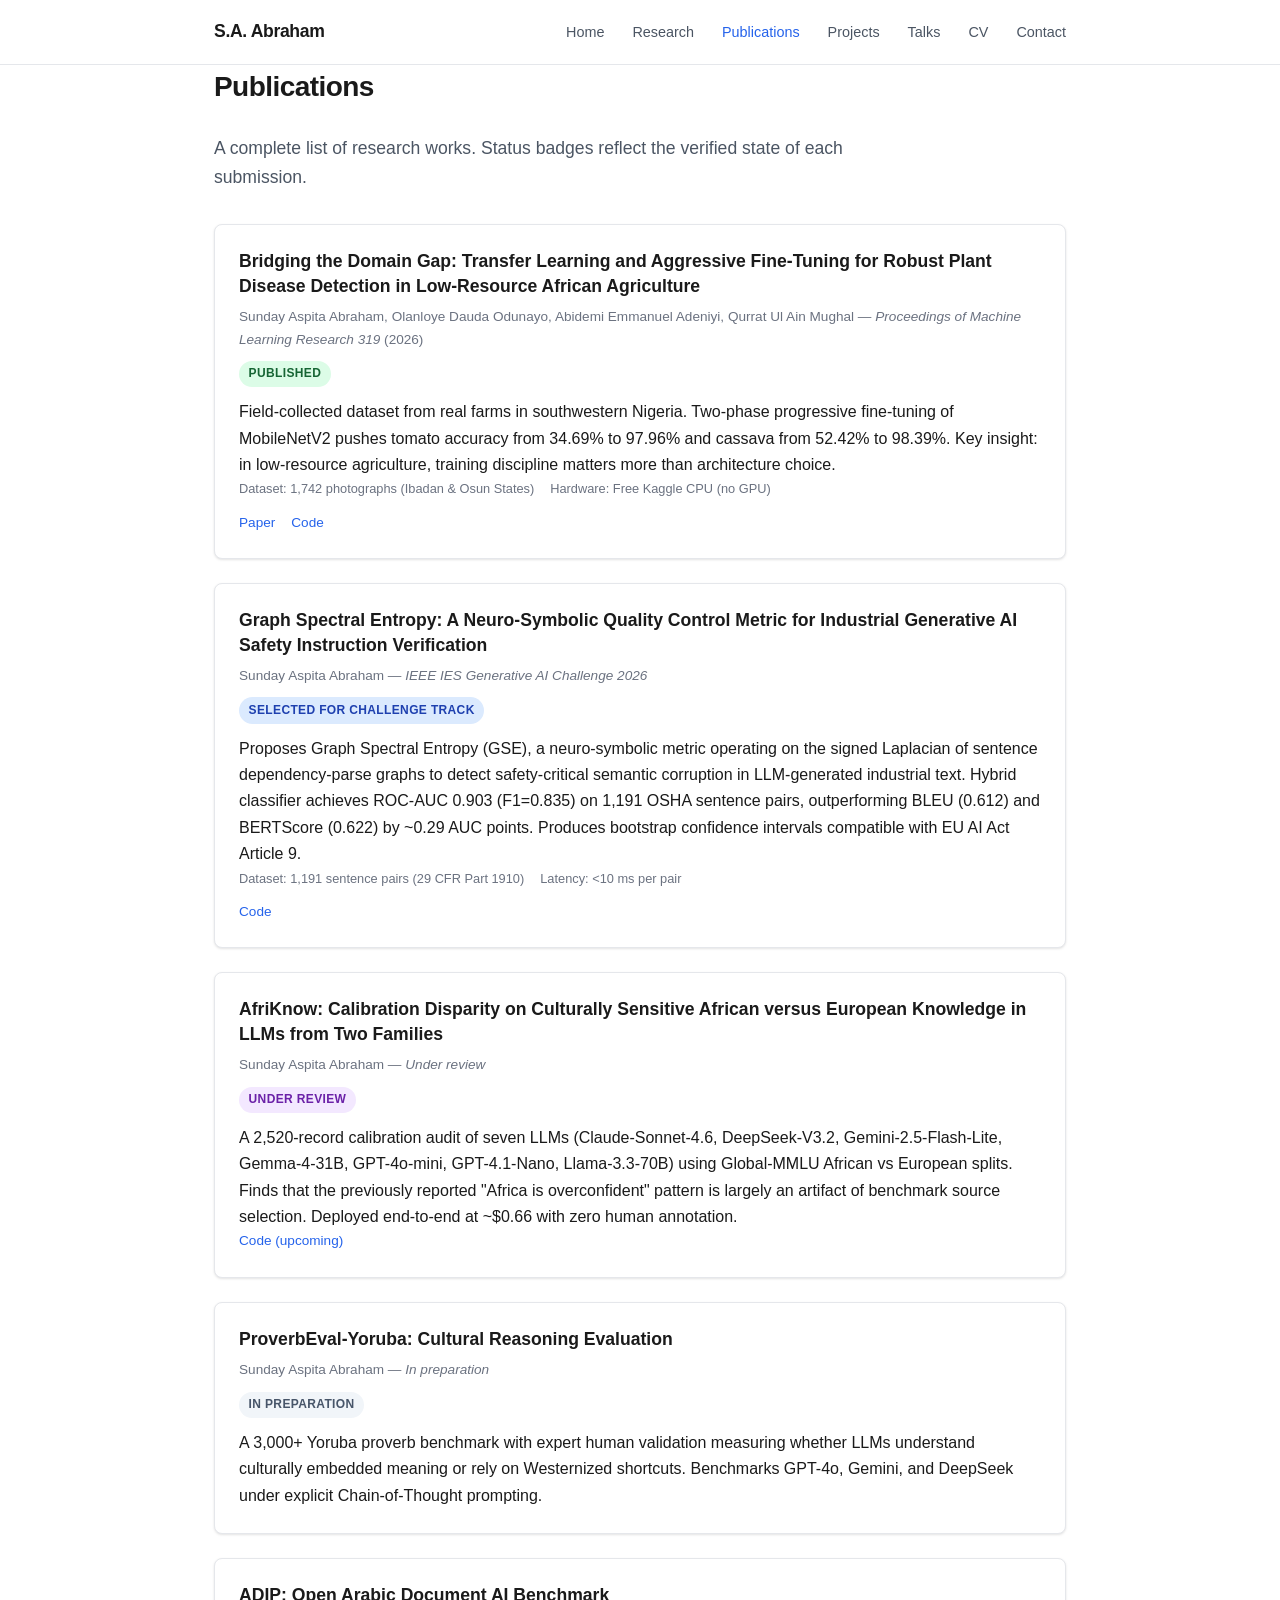
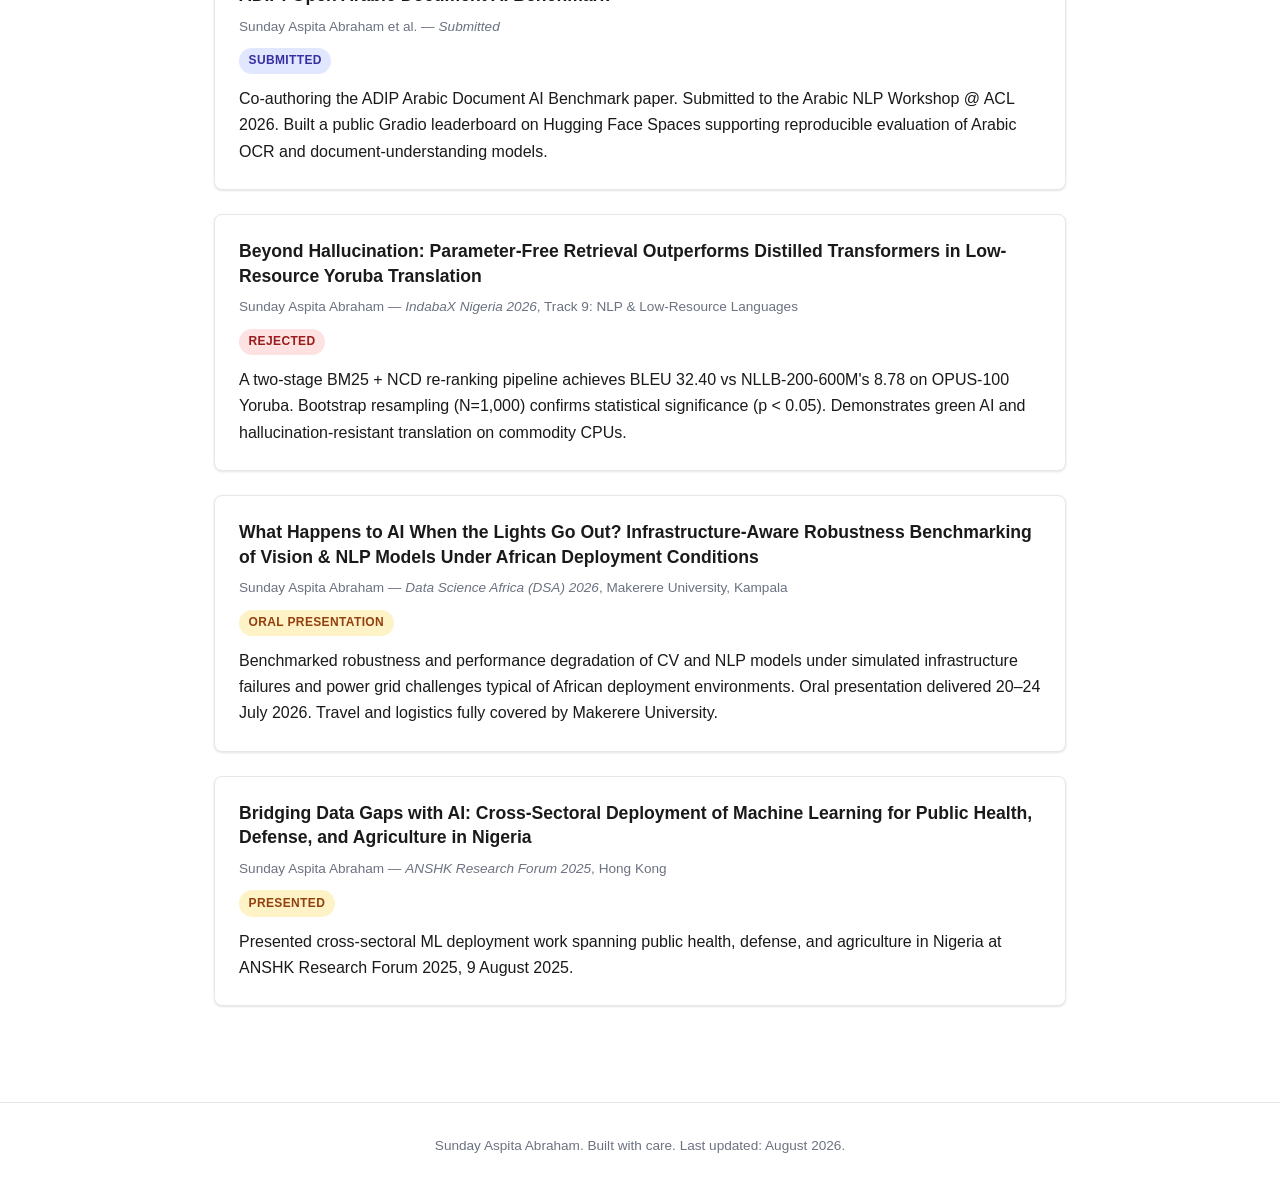
<file: publications.html>
<!DOCTYPE html>
<html lang="en">
<head>
    <meta charset="UTF-8">
    <meta name="viewport" content="width=device-width, initial-scale=1.0">
    <title>Publications — Sunday Aspita Abraham</title>
    <meta name="description" content="Selected publications and research papers by Sunday Aspita Abraham.">
    <link rel="stylesheet" href="css/style.css">
    <link rel="canonical" href="https://saaga23.github.io/publications.html">
</head>
<body>
    <nav class="navbar">
        <div class="nav-container">
            <a href="index.html" class="nav-logo">S.A. Abraham</a>
            <button class="nav-toggle" aria-label="Toggle navigation">
                <span></span>
                <span></span>
                <span></span>
            </button>
            <ul class="nav-menu">
                <li><a href="index.html" class="nav-link">Home</a></li>
                <li><a href="research.html" class="nav-link">Research</a></li>
                <li><a href="publications.html" class="nav-link active">Publications</a></li>
                <li><a href="projects.html" class="nav-link">Projects</a></li>
                <li><a href="talks.html" class="nav-link">Talks</a></li>
                <li><a href="cv.html" class="nav-link">CV</a></li>
                <li><a href="contact.html" class="nav-link">Contact</a></li>
            </ul>
        </div>
    </nav>

    <main>
        <section class="section">
            <div class="container">
                <h1>Publications</h1>
                <p class="section-lead">A complete list of research works. Status badges reflect the verified state of each submission.</p>

                <div class="publication-list">
                    <article class="publication-card">
                        <h3>Bridging the Domain Gap: Transfer Learning and Aggressive Fine-Tuning for Robust Plant Disease Detection in Low-Resource African Agriculture</h3>
                        <p class="pub-meta">Sunday Aspita Abraham, Olanloye Dauda Odunayo, Abidemi Emmanuel Adeniyi, Qurrat Ul Ain Mughal — <em>Proceedings of Machine Learning Research 319</em> (2026)</p>
                        <p class="pub-status"><span class="badge badge-published">Published</span></p>
                        <p>Field-collected dataset from real farms in southwestern Nigeria. Two-phase progressive fine-tuning of MobileNetV2 pushes tomato accuracy from 34.69% to 97.96% and cassava from 52.42% to 98.39%. Key insight: in low-resource agriculture, training discipline matters more than architecture choice.</p>
                        <div class="pub-meta-details">
                            <span>Dataset: 1,742 photographs (Ibadan & Osun States)</span>
                            <span>Hardware: Free Kaggle CPU (no GPU)</span>
                        </div>
                        <div class="pub-links">
                            <a href="http://proceedings.mlr.press/v319/abraham26a.html" target="_blank" rel="noopener">Paper</a>
                            <a href="https://github.com/saaga23/plant_disease_detection_web_app" target="_blank" rel="noopener">Code</a>
                        </div>
                    </article>

                    <article class="publication-card">
                        <h3>Graph Spectral Entropy: A Neuro-Symbolic Quality Control Metric for Industrial Generative AI Safety Instruction Verification</h3>
                        <p class="pub-meta">Sunday Aspita Abraham — <em>IEEE IES Generative AI Challenge 2026</em></p>
                        <p class="pub-status"><span class="badge badge-accepted">Selected for challenge track</span></p>
                        <p>Proposes Graph Spectral Entropy (GSE), a neuro-symbolic metric operating on the signed Laplacian of sentence dependency-parse graphs to detect safety-critical semantic corruption in LLM-generated industrial text. Hybrid classifier achieves ROC-AUC 0.903 (F1=0.835) on 1,191 OSHA sentence pairs, outperforming BLEU (0.612) and BERTScore (0.622) by ~0.29 AUC points. Produces bootstrap confidence intervals compatible with EU AI Act Article 9.</p>
                        <div class="pub-meta-details">
                            <span>Dataset: 1,191 sentence pairs (29 CFR Part 1910)</span>
                            <span>Latency: &lt;10 ms per pair</span>
                        </div>
                        <div class="pub-links">
                            <a href="https://github.com/saaga23/mech-interp-safety-demo" target="_blank" rel="noopener">Code</a>
                        </div>
                    </article>

                    <article class="publication-card">
                        <h3>AfriKnow: Calibration Disparity on Culturally Sensitive African versus European Knowledge in LLMs from Two Families</h3>
                        <p class="pub-meta">Sunday Aspita Abraham — <em>Under review</em></p>
                        <p class="pub-status"><span class="badge badge-under-review">Under Review</span></p>
                        <p>A 2,520-record calibration audit of seven LLMs (Claude-Sonnet-4.6, DeepSeek-V3.2, Gemini-2.5-Flash-Lite, Gemma-4-31B, GPT-4o-mini, GPT-4.1-Nano, Llama-3.3-70B) using Global-MMLU African vs European splits. Finds that the previously reported "Africa is overconfident" pattern is largely an artifact of benchmark source selection. Deployed end-to-end at ~$0.66 with zero human annotation.</p>
                        <div class="pub-links">
                            <a href="https://github.com/saaga23" target="_blank" rel="noopener">Code (upcoming)</a>
                        </div>
                    </article>

                    <article class="publication-card">
                        <h3>ProverbEval-Yoruba: Cultural Reasoning Evaluation</h3>
                        <p class="pub-meta">Sunday Aspita Abraham — <em>In preparation</em></p>
                        <p class="pub-status"><span class="badge badge-wip">In Preparation</span></p>
                        <p>A 3,000+ Yoruba proverb benchmark with expert human validation measuring whether LLMs understand culturally embedded meaning or rely on Westernized shortcuts. Benchmarks GPT-4o, Gemini, and DeepSeek under explicit Chain-of-Thought prompting.</p>
                    </article>

                    <article class="publication-card">
                        <h3>ADIP: Open Arabic Document AI Benchmark</h3>
                        <p class="pub-meta">Sunday Aspita Abraham et al. — <em>Submitted</em></p>
                        <p class="pub-status"><span class="badge badge-submitted">Submitted</span></p>
                        <p>Co-authoring the ADIP Arabic Document AI Benchmark paper. Submitted to the Arabic NLP Workshop @ ACL 2026. Built a public Gradio leaderboard on Hugging Face Spaces supporting reproducible evaluation of Arabic OCR and document-understanding models.</p>
                    </article>

                    <article class="publication-card">
                        <h3>Beyond Hallucination: Parameter-Free Retrieval Outperforms Distilled Transformers in Low-Resource Yoruba Translation</h3>
                        <p class="pub-meta">Sunday Aspita Abraham — <em>IndabaX Nigeria 2026</em>, Track 9: NLP & Low-Resource Languages</p>
                        <p class="pub-status"><span class="badge badge-rejected">Rejected</span></p>
                        <p>A two-stage BM25 + NCD re-ranking pipeline achieves BLEU 32.40 vs NLLB-200-600M's 8.78 on OPUS-100 Yoruba. Bootstrap resampling (N=1,000) confirms statistical significance (p &lt; 0.05). Demonstrates green AI and hallucination-resistant translation on commodity CPUs.</p>
                    </article>

                    <article class="publication-card">
                        <h3>What Happens to AI When the Lights Go Out? Infrastructure-Aware Robustness Benchmarking of Vision & NLP Models Under African Deployment Conditions</h3>
                        <p class="pub-meta">Sunday Aspita Abraham — <em>Data Science Africa (DSA) 2026</em>, Makerere University, Kampala</p>
                        <p class="pub-status"><span class="badge badge-presented">Oral Presentation</span></p>
                        <p>Benchmarked robustness and performance degradation of CV and NLP models under simulated infrastructure failures and power grid challenges typical of African deployment environments. Oral presentation delivered 20–24 July 2026. Travel and logistics fully covered by Makerere University.</p>
                    </article>

                    <article class="publication-card">
                        <h3>Bridging Data Gaps with AI: Cross-Sectoral Deployment of Machine Learning for Public Health, Defense, and Agriculture in Nigeria</h3>
                        <p class="pub-meta">Sunday Aspita Abraham — <em>ANSHK Research Forum 2025</em>, Hong Kong</p>
                        <p class="pub-status"><span class="badge badge-presented">Presented</span></p>
                        <p>Presented cross-sectoral ML deployment work spanning public health, defense, and agriculture in Nigeria at ANSHK Research Forum 2025, 9 August 2025.</p>
                    </article>
                </div>
            </div>
        </section>
    </main>

    <footer class="footer">
        <div class="container">
            <p> Sunday Aspita Abraham. Built with care. Last updated: August 2026.</p>
        </div>
    </footer>

    <script src="js/main.js"></script>
</body>
</html>
</file>
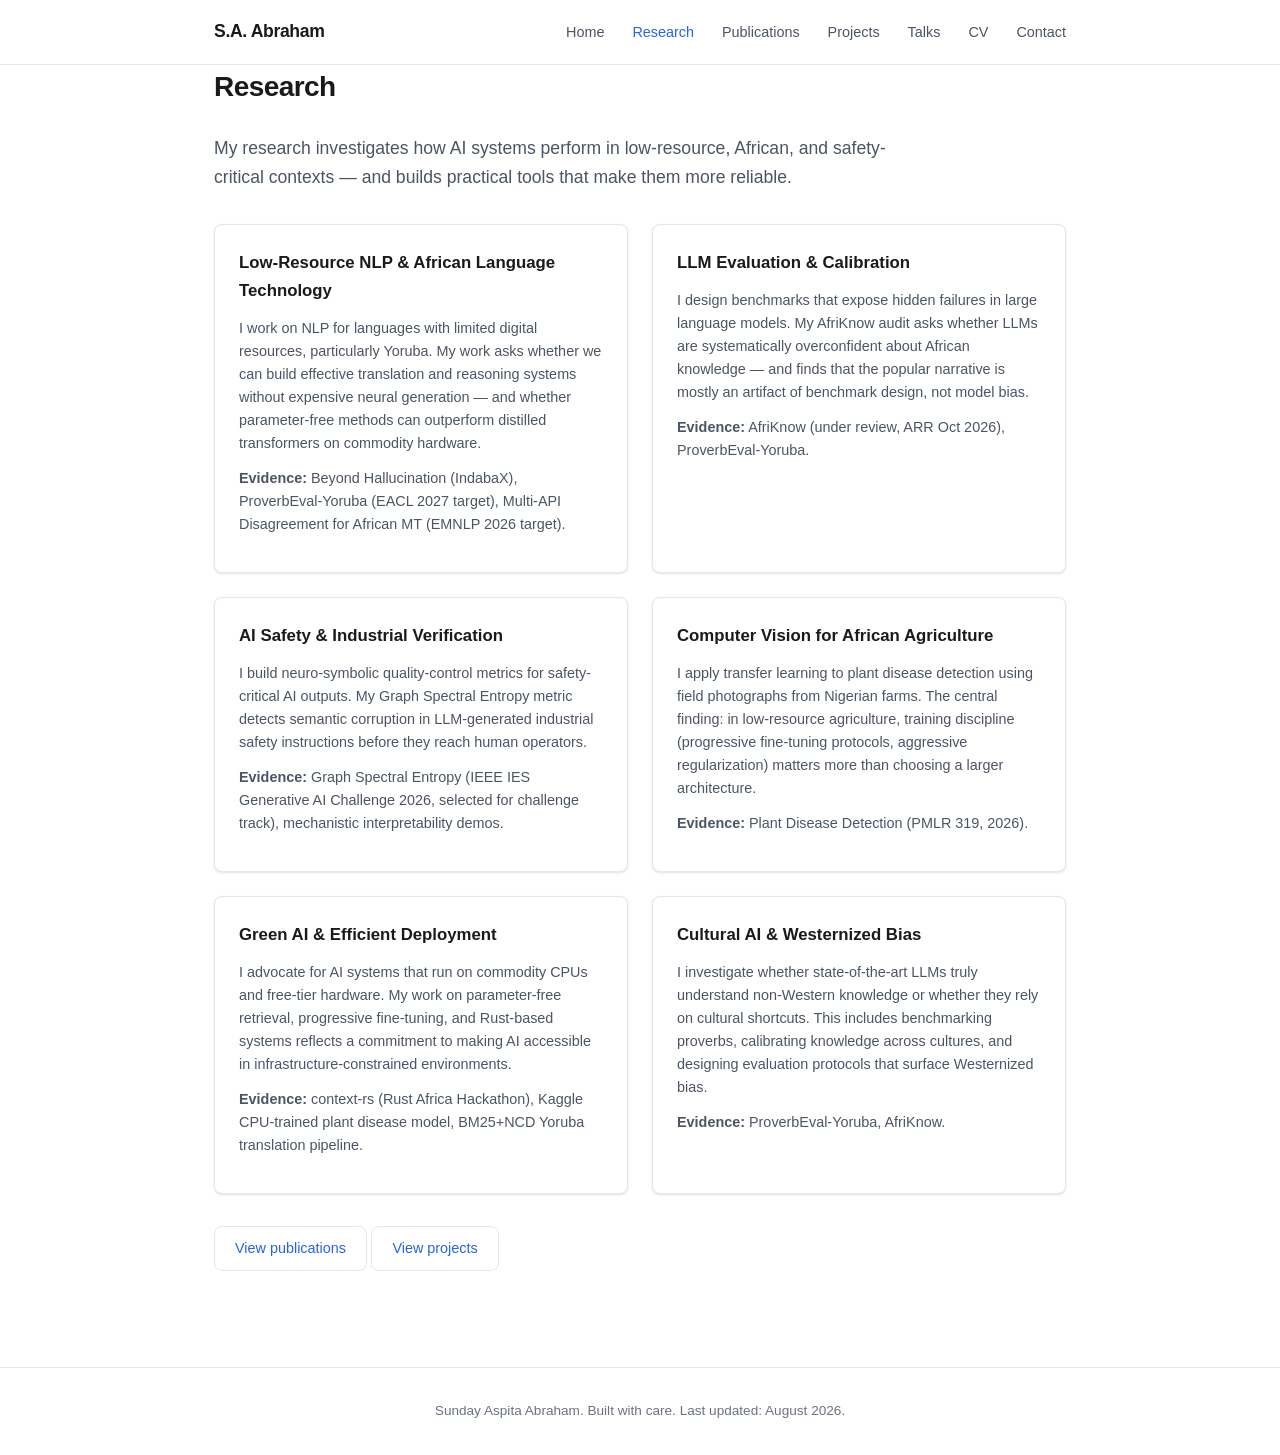
<file: research.html>
<!DOCTYPE html>
<html lang="en">
<head>
    <meta charset="UTF-8">
    <meta name="viewport" content="width=device-width, initial-scale=1.0">
    <title>Research — Sunday Aspita Abraham</title>
    <meta name="description" content="Research interests, themes, and methodology of Sunday Aspita Abraham.">
    <link rel="stylesheet" href="css/style.css">
    <link rel="canonical" href="https://saaga23.github.io/research.html">
</head>
<body>
    <nav class="navbar">
        <div class="nav-container">
            <a href="index.html" class="nav-logo">S.A. Abraham</a>
            <button class="nav-toggle" aria-label="Toggle navigation">
                <span></span>
                <span></span>
                <span></span>
            </button>
            <ul class="nav-menu">
                <li><a href="index.html" class="nav-link">Home</a></li>
                <li><a href="research.html" class="nav-link active">Research</a></li>
                <li><a href="publications.html" class="nav-link">Publications</a></li>
                <li><a href="projects.html" class="nav-link">Projects</a></li>
                <li><a href="talks.html" class="nav-link">Talks</a></li>
                <li><a href="cv.html" class="nav-link">CV</a></li>
                <li><a href="contact.html" class="nav-link">Contact</a></li>
            </ul>
        </div>
    </nav>

    <main>
        <section class="section">
            <div class="container">
                <h1>Research</h1>
                <p class="section-lead">My research investigates how AI systems perform in low-resource, African, and safety-critical contexts — and builds practical tools that make them more reliable.</p>

                <div class="research-themes">
                    <div class="theme-card">
                        <h3>Low-Resource NLP & African Language Technology</h3>
                        <p>I work on NLP for languages with limited digital resources, particularly Yoruba. My work asks whether we can build effective translation and reasoning systems without expensive neural generation — and whether parameter-free methods can outperform distilled transformers on commodity hardware.</p>
                        <p><strong>Evidence:</strong> Beyond Hallucination (IndabaX), ProverbEval-Yoruba (EACL 2027 target), Multi-API Disagreement for African MT (EMNLP 2026 target).</p>
                    </div>

                    <div class="theme-card">
                        <h3>LLM Evaluation & Calibration</h3>
                        <p>I design benchmarks that expose hidden failures in large language models. My AfriKnow audit asks whether LLMs are systematically overconfident about African knowledge — and finds that the popular narrative is mostly an artifact of benchmark design, not model bias.</p>
                        <p><strong>Evidence:</strong> AfriKnow (under review, ARR Oct 2026), ProverbEval-Yoruba.</p>
                    </div>

                    <div class="theme-card">
                        <h3>AI Safety & Industrial Verification</h3>
                        <p>I build neuro-symbolic quality-control metrics for safety-critical AI outputs. My Graph Spectral Entropy metric detects semantic corruption in LLM-generated industrial safety instructions before they reach human operators.</p>
                        <p><strong>Evidence:</strong> Graph Spectral Entropy (IEEE IES Generative AI Challenge 2026, selected for challenge track), mechanistic interpretability demos.</p>
                    </div>

                    <div class="theme-card">
                        <h3>Computer Vision for African Agriculture</h3>
                        <p>I apply transfer learning to plant disease detection using field photographs from Nigerian farms. The central finding: in low-resource agriculture, training discipline (progressive fine-tuning protocols, aggressive regularization) matters more than choosing a larger architecture.</p>
                        <p><strong>Evidence:</strong> Plant Disease Detection (PMLR 319, 2026).</p>
                    </div>

                    <div class="theme-card">
                        <h3>Green AI & Efficient Deployment</h3>
                        <p>I advocate for AI systems that run on commodity CPUs and free-tier hardware. My work on parameter-free retrieval, progressive fine-tuning, and Rust-based systems reflects a commitment to making AI accessible in infrastructure-constrained environments.</p>
                        <p><strong>Evidence:</strong> context-rs (Rust Africa Hackathon), Kaggle CPU-trained plant disease model, BM25+NCD Yoruba translation pipeline.</p>
                    </div>

                    <div class="theme-card">
                        <h3>Cultural AI & Westernized Bias</h3>
                        <p>I investigate whether state-of-the-art LLMs truly understand non-Western knowledge or whether they rely on cultural shortcuts. This includes benchmarking proverbs, calibrating knowledge across cultures, and designing evaluation protocols that surface Westernized bias.</p>
                        <p><strong>Evidence:</strong> ProverbEval-Yoruba, AfriKnow.</p>
                    </div>
                </div>

                <div class="section-cta">
                    <a href="publications.html" class="btn btn-secondary">View publications</a>
                    <a href="projects.html" class="btn btn-secondary">View projects</a>
                </div>
            </div>
        </section>
    </main>

    <footer class="footer">
        <div class="container">
            <p> Sunday Aspita Abraham. Built with care. Last updated: August 2026.</p>
        </div>
    </footer>

    <script src="js/main.js"></script>
</body>
</html>
</file>
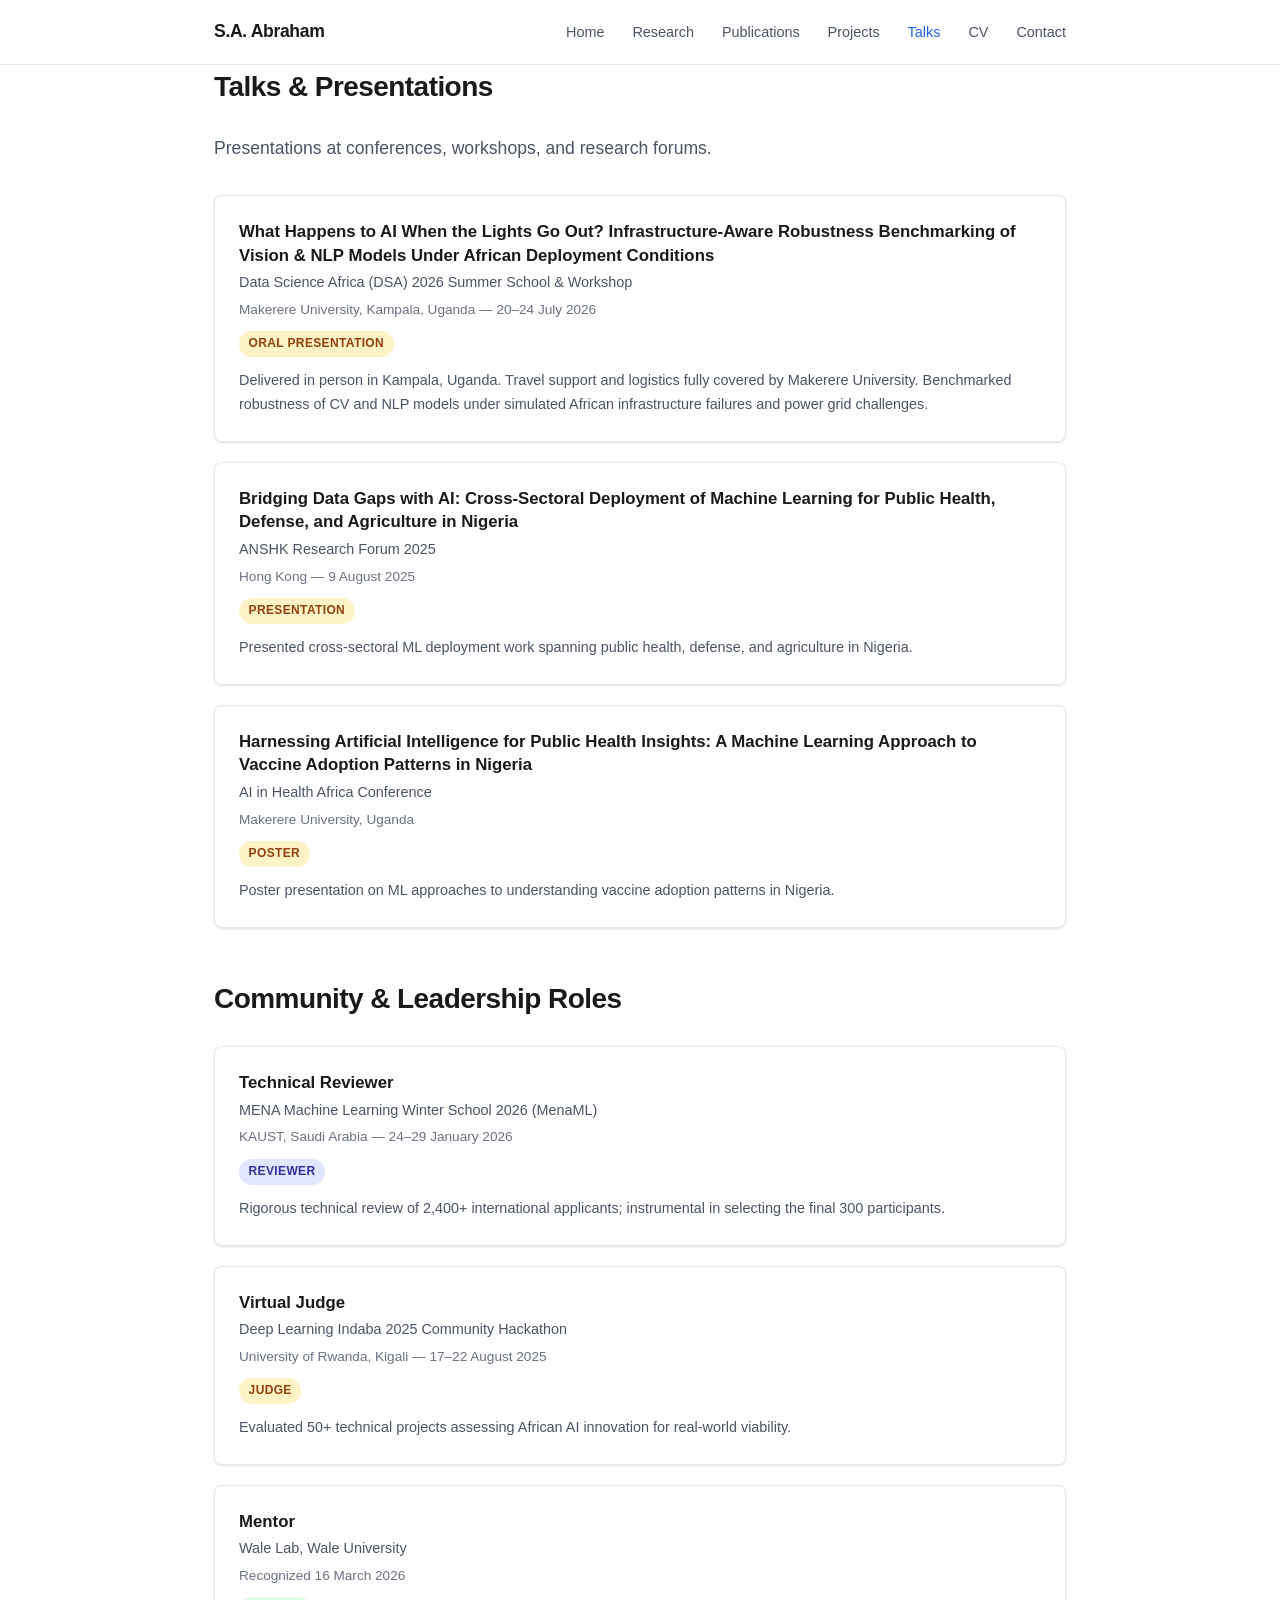
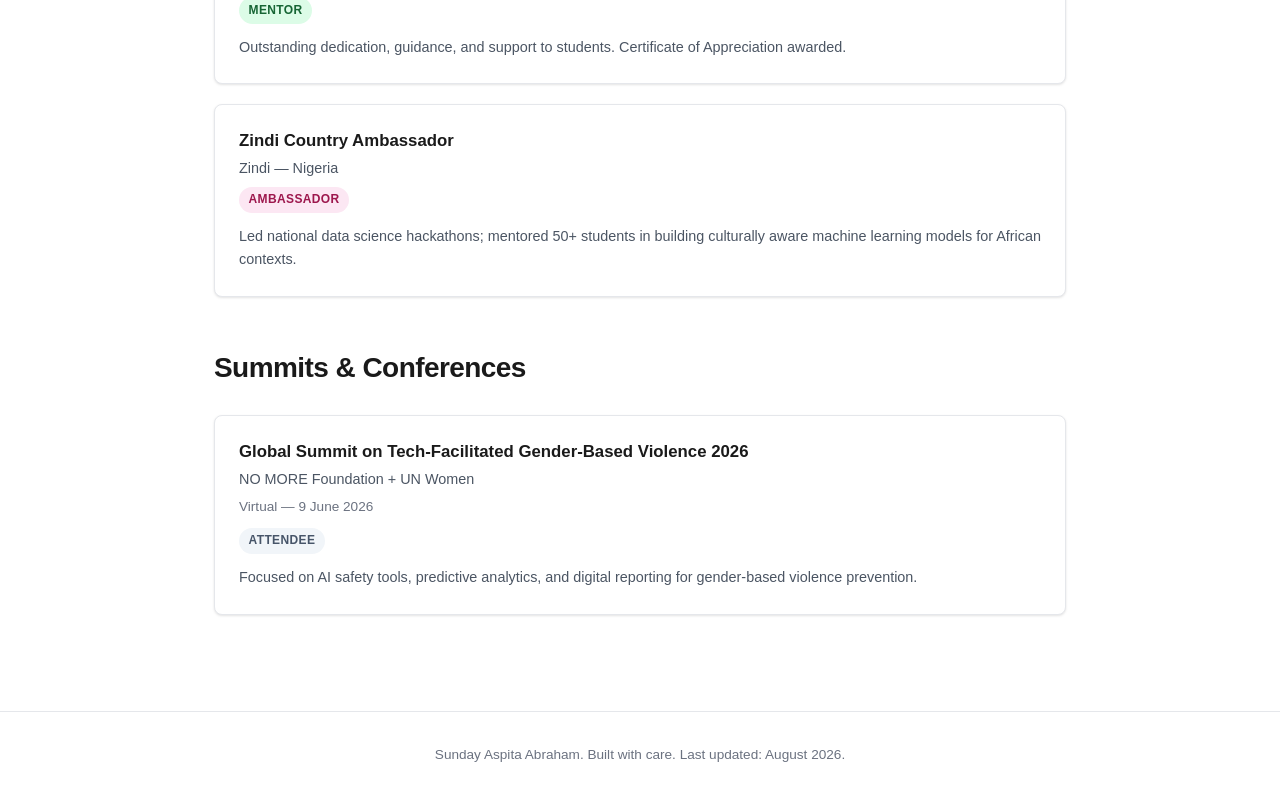
<file: talks.html>
<!DOCTYPE html>
<html lang="en">
<head>
    <meta charset="UTF-8">
    <meta name="viewport" content="width=device-width, initial-scale=1.0">
    <title>Talks — Sunday Aspita Abraham</title>
    <meta name="description" content="Presentations, talks, and conference participation by Sunday Aspita Abraham.">
    <link rel="stylesheet" href="css/style.css">
    <link rel="canonical" href="https://saaga23.github.io/talks.html">
</head>
<body>
    <nav class="navbar">
        <div class="nav-container">
            <a href="index.html" class="nav-logo">S.A. Abraham</a>
            <button class="nav-toggle" aria-label="Toggle navigation">
                <span></span>
                <span></span>
                <span></span>
            </button>
            <ul class="nav-menu">
                <li><a href="index.html" class="nav-link">Home</a></li>
                <li><a href="research.html" class="nav-link">Research</a></li>
                <li><a href="publications.html" class="nav-link">Publications</a></li>
                <li><a href="projects.html" class="nav-link">Projects</a></li>
                <li><a href="talks.html" class="nav-link active">Talks</a></li>
                <li><a href="cv.html" class="nav-link">CV</a></li>
                <li><a href="contact.html" class="nav-link">Contact</a></li>
            </ul>
        </div>
    </nav>

    <main>
        <section class="section">
            <div class="container">
                <h1>Talks & Presentations</h1>
                <p class="section-lead">Presentations at conferences, workshops, and research forums.</p>

                <div class="talk-list">
                    <article class="talk-card">
                        <div class="talk-header">
                            <h3>What Happens to AI When the Lights Go Out? Infrastructure-Aware Robustness Benchmarking of Vision & NLP Models Under African Deployment Conditions</h3>
                            <p class="talk-event">Data Science Africa (DSA) 2026 Summer School & Workshop</p>
                        </div>
                        <p class="talk-meta">Makerere University, Kampala, Uganda — 20–24 July 2026</p>
                        <p class="talk-type"><span class="badge badge-presented">Oral Presentation</span></p>
                        <p>Delivered in person in Kampala, Uganda. Travel support and logistics fully covered by Makerere University. Benchmarked robustness of CV and NLP models under simulated African infrastructure failures and power grid challenges.</p>
                    </article>

                    <article class="talk-card">
                        <div class="talk-header">
                            <h3>Bridging Data Gaps with AI: Cross-Sectoral Deployment of Machine Learning for Public Health, Defense, and Agriculture in Nigeria</h3>
                            <p class="talk-event">ANSHK Research Forum 2025</p>
                        </div>
                        <p class="talk-meta">Hong Kong — 9 August 2025</p>
                        <p class="talk-type"><span class="badge badge-presented">Presentation</span></p>
                        <p>Presented cross-sectoral ML deployment work spanning public health, defense, and agriculture in Nigeria.</p>
                    </article>

                    <article class="talk-card">
                        <div class="talk-header">
                            <h3>Harnessing Artificial Intelligence for Public Health Insights: A Machine Learning Approach to Vaccine Adoption Patterns in Nigeria</h3>
                            <p class="talk-event">AI in Health Africa Conference</p>
                        </div>
                        <p class="talk-meta">Makerere University, Uganda</p>
                        <p class="talk-type"><span class="badge badge-poster">Poster</span></p>
                        <p>Poster presentation on ML approaches to understanding vaccine adoption patterns in Nigeria.</p>
                    </article>
                </div>

                <h2 style="margin-top: 3rem;">Community & Leadership Roles</h2>
                <div class="talk-list">
                    <article class="talk-card">
                        <div class="talk-header">
                            <h3>Technical Reviewer</h3>
                            <p class="talk-event">MENA Machine Learning Winter School 2026 (MenaML)</p>
                        </div>
                        <p class="talk-meta">KAUST, Saudi Arabia — 24–29 January 2026</p>
                        <p class="talk-type"><span class="badge badge-reviewer">Reviewer</span></p>
                        <p>Rigorous technical review of 2,400+ international applicants; instrumental in selecting the final 300 participants.</p>
                    </article>

                    <article class="talk-card">
                        <div class="talk-header">
                            <h3>Virtual Judge</h3>
                            <p class="talk-event">Deep Learning Indaba 2025 Community Hackathon</p>
                        </div>
                        <p class="talk-meta">University of Rwanda, Kigali — 17–22 August 2025</p>
                        <p class="talk-type"><span class="badge badge-judge">Judge</span></p>
                        <p>Evaluated 50+ technical projects assessing African AI innovation for real-world viability.</p>
                    </article>

                    <article class="talk-card">
                        <div class="talk-header">
                            <h3>Mentor</h3>
                            <p class="talk-event">Wale Lab, Wale University</p>
                        </div>
                        <p class="talk-meta">Recognized 16 March 2026</p>
                        <p class="talk-type"><span class="badge badge-mentor">Mentor</span></p>
                        <p>Outstanding dedication, guidance, and support to students. Certificate of Appreciation awarded.</p>
                    </article>

                    <article class="talk-card">
                        <div class="talk-header">
                            <h3>Zindi Country Ambassador</h3>
                            <p class="talk-event">Zindi — Nigeria</p>
                        </div>
                        <p class="talk-type"><span class="badge badge-ambassador">Ambassador</span></p>
                        <p>Led national data science hackathons; mentored 50+ students in building culturally aware machine learning models for African contexts.</p>
                    </article>
                </div>

                <h2 style="margin-top: 3rem;">Summits & Conferences</h2>
                <div class="talk-list">
                    <article class="talk-card">
                        <div class="talk-header">
                            <h3>Global Summit on Tech-Facilitated Gender-Based Violence 2026</h3>
                            <p class="talk-event">NO MORE Foundation + UN Women</p>
                        </div>
                        <p class="talk-meta">Virtual — 9 June 2026</p>
                        <p class="talk-type"><span class="badge badge-attendee">Attendee</span></p>
                        <p>Focused on AI safety tools, predictive analytics, and digital reporting for gender-based violence prevention.</p>
                    </article>
                </div>
            </div>
        </section>
    </main>

    <footer class="footer">
        <div class="container">
            <p> Sunday Aspita Abraham. Built with care. Last updated: August 2026.</p>
        </div>
    </footer>

    <script src="js/main.js"></script>
</body>
</html>
</file>
<file: css/style.css>
:root {
  --color-text: #1a1a1a;
  --color-text-secondary: #4b5563;
  --color-text-muted: #6b7280;
  --color-bg: #ffffff;
  --color-bg-alt: #f8fafc;
  --color-border: #e5e7eb;
  --color-accent: #2563eb;
  --color-accent-hover: #1d4ed8;
  --color-nav-bg: rgba(255, 255, 255, 0.95);
  --font-body: -apple-system, BlinkMacSystemFont, 'Segoe UI', Roboto, Oxygen, Ubuntu, Cantarell, sans-serif;
  --font-mono: 'SF Mono', Monaco, Inconsolata, 'Fira Code', monospace;
  --max-width: 900px;
  --radius: 8px;
  --shadow: 0 1px 3px rgba(0,0,0,0.08), 0 1px 2px rgba(0,0,0,0.04);
  --shadow-lg: 0 10px 15px -3px rgba(0,0,0,0.08), 0 4px 6px -2px rgba(0,0,0,0.04);
}

* {
  box-sizing: border-box;
  margin: 0;
  padding: 0;
}

html {
  scroll-behavior: smooth;
}

body {
  font-family: var(--font-body);
  color: var(--color-text);
  background: var(--color-bg);
  line-height: 1.65;
  -webkit-font-smoothing: antialiased;
}

a {
  color: var(--color-accent);
  text-decoration: none;
  transition: color 0.15s ease;
}

a:hover {
  color: var(--color-accent-hover);
  text-decoration: underline;
}

.container {
  max-width: var(--max-width);
  margin: 0 auto;
  padding: 0 1.5rem;
}

/* Navbar */
.navbar {
  position: fixed;
  top: 0;
  left: 0;
  right: 0;
  z-index: 100;
  background: var(--color-nav-bg);
  backdrop-filter: blur(8px);
  border-bottom: 1px solid var(--color-border);
}

.nav-container {
  max-width: var(--max-width);
  margin: 0 auto;
  padding: 0 1.5rem;
  display: flex;
  align-items: center;
  justify-content: space-between;
  height: 64px;
}

.nav-logo {
  font-weight: 700;
  font-size: 1.1rem;
  color: var(--color-text);
  letter-spacing: -0.02em;
}

.nav-logo:hover {
  text-decoration: none;
  color: var(--color-accent);
}

.nav-menu {
  display: flex;
  list-style: none;
  gap: 1.75rem;
}

.nav-link {
  font-size: 0.9rem;
  font-weight: 500;
  color: var(--color-text-secondary);
  text-decoration: none;
}

.nav-link:hover,
.nav-link.active {
  color: var(--color-accent);
  text-decoration: none;
}

.nav-toggle {
  display: none;
  flex-direction: column;
  gap: 5px;
  background: none;
  border: none;
  cursor: pointer;
  padding: 4px;
}

.nav-toggle span {
  display: block;
  width: 24px;
  height: 2px;
  background: var(--color-text);
  border-radius: 2px;
  transition: transform 0.2s ease;
}

/* Hero */
.hero {
  padding: 8rem 0 4rem;
  text-align: center;
}

.hero h1 {
  font-size: clamp(2rem, 5vw, 3rem);
  font-weight: 700;
  letter-spacing: -0.03em;
  line-height: 1.2;
  margin-bottom: 0.5rem;
}

.hero-subtitle {
  font-size: 1.25rem;
  color: var(--color-text-secondary);
  font-weight: 500;
  margin-bottom: 0.5rem;
}

.hero-tagline {
  font-size: 0.95rem;
  color: var(--color-text-muted);
  margin-bottom: 1.5rem;
}

.hero-links {
  display: flex;
  gap: 1rem;
  justify-content: center;
  flex-wrap: wrap;
}

.hero-links a {
  padding: 0.5rem 1rem;
  border: 1px solid var(--color-border);
  border-radius: var(--radius);
  font-size: 0.9rem;
  color: var(--color-text-secondary);
  background: var(--color-bg);
}

.hero-links a:hover {
  border-color: var(--color-accent);
  color: var(--color-accent);
  text-decoration: none;
}

/* Sections */
.section {
  padding: 4rem 0;
}

.section-alt {
  background: var(--color-bg-alt);
}

.section h1,
.section h2 {
  font-size: 1.75rem;
  font-weight: 700;
  letter-spacing: -0.02em;
  margin-bottom: 1.5rem;
}

.section-lead {
  font-size: 1.1rem;
  color: var(--color-text-secondary);
  margin-bottom: 2rem;
  max-width: 700px;
}

.section-cta {
  margin-top: 2rem;
}

/* Buttons */
.btn {
  display: inline-block;
  padding: 0.6rem 1.25rem;
  border-radius: var(--radius);
  font-size: 0.9rem;
  font-weight: 500;
  cursor: pointer;
  border: none;
  text-decoration: none;
}

.btn-primary {
  background: var(--color-accent);
  color: white;
}

.btn-primary:hover {
  background: var(--color-accent-hover);
  color: white;
  text-decoration: none;
}

.btn-secondary {
  background: transparent;
  color: var(--color-accent);
  border: 1px solid var(--color-border);
}

.btn-secondary:hover {
  border-color: var(--color-accent);
  text-decoration: none;
}

/* Publication Cards */
.publication-list {
  display: flex;
  flex-direction: column;
  gap: 1.5rem;
}

.publication-card {
  padding: 1.5rem;
  border: 1px solid var(--color-border);
  border-radius: var(--radius);
  background: var(--color-bg);
  box-shadow: var(--shadow);
}

.publication-card h3 {
  font-size: 1.1rem;
  font-weight: 600;
  line-height: 1.4;
  margin-bottom: 0.5rem;
}

.pub-meta {
  font-size: 0.85rem;
  color: var(--color-text-muted);
  margin-bottom: 0.5rem;
}

.pub-status {
  margin-bottom: 0.75rem;
}

.badge {
  display: inline-block;
  padding: 0.2rem 0.6rem;
  border-radius: 999px;
  font-size: 0.75rem;
  font-weight: 600;
  text-transform: uppercase;
  letter-spacing: 0.03em;
}

.badge-published {
  background: #dcfce7;
  color: #166534;
}

.badge-accepted {
  background: #dbeafe;
  color: #1e40af;
}

.badge-presented {
  background: #fef3c7;
  color: #92400e;
}

.badge-under-review {
  background: #f3e8ff;
  color: #6b21a8;
}

.badge-submitted {
  background: #e0e7ff;
  color: #3730a3;
}

.badge-wip {
  background: #f1f5f9;
  color: #475569;
}

.badge-rejected {
  background: #fee2e2;
  color: #991b1b;
}

.pub-meta-details {
  display: flex;
  gap: 1rem;
  flex-wrap: wrap;
  font-size: 0.8rem;
  color: var(--color-text-muted);
  margin-bottom: 0.75rem;
}

.pub-links {
  display: flex;
  gap: 1rem;
  flex-wrap: wrap;
}

.pub-links a {
  font-size: 0.85rem;
  font-weight: 500;
}

/* Projects */
.project-grid {
  display: grid;
  grid-template-columns: repeat(auto-fill, minmax(320px, 1fr));
  gap: 1.5rem;
}

.project-card {
  padding: 1.5rem;
  border: 1px solid var(--color-border);
  border-radius: var(--radius);
  background: var(--color-bg);
  box-shadow: var(--shadow);
  display: flex;
  flex-direction: column;
}

.project-header {
  margin-bottom: 1rem;
}

.project-header h3 {
  font-size: 1.1rem;
  font-weight: 600;
  margin-bottom: 0.25rem;
}

.project-tag {
  font-size: 0.75rem;
  color: var(--color-text-muted);
  text-transform: uppercase;
  letter-spacing: 0.05em;
  font-weight: 500;
}

.project-problem,
.project-approach,
.project-result {
  font-size: 0.9rem;
  margin-bottom: 0.75rem;
  line-height: 1.6;
}

.project-problem strong,
.project-approach strong,
.project-result strong {
  color: var(--color-text);
}

.project-links {
  display: flex;
  gap: 1rem;
  margin-top: auto;
  padding-top: 1rem;
}

.project-links a {
  font-size: 0.85rem;
  font-weight: 500;
}

/* Research Themes */
.research-themes {
  display: grid;
  grid-template-columns: repeat(auto-fill, minmax(280px, 1fr));
  gap: 1.5rem;
}

.theme-card {
  padding: 1.5rem;
  border: 1px solid var(--color-border);
  border-radius: var(--radius);
  background: var(--color-bg);
  box-shadow: var(--shadow);
}

.theme-card h3 {
  font-size: 1.05rem;
  font-weight: 600;
  margin-bottom: 0.75rem;
}

.theme-card p {
  font-size: 0.9rem;
  color: var(--color-text-secondary);
  margin-bottom: 0.75rem;
  line-height: 1.6;
}

/* Now */
.now-grid {
  display: grid;
  grid-template-columns: repeat(auto-fill, minmax(260px, 1fr));
  gap: 1.5rem;
}

.now-card {
  padding: 1.5rem;
  border: 1px solid var(--color-border);
  border-radius: var(--radius);
  background: var(--color-bg);
  box-shadow: var(--shadow);
}

.now-card h3 {
  font-size: 1rem;
  font-weight: 600;
  margin-bottom: 0.75rem;
  color: var(--color-accent);
}

.now-card ul {
  list-style: none;
  padding: 0;
}

.now-card li {
  font-size: 0.9rem;
  color: var(--color-text-secondary);
  padding: 0.35rem 0;
  padding-left: 1.25rem;
  position: relative;
}

.now-card li::before {
  content: "›";
  position: absolute;
  left: 0;
  color: var(--color-accent);
  font-weight: 700;
}

/* Talks */
.talk-list {
  display: flex;
  flex-direction: column;
  gap: 1.25rem;
}

.talk-card {
  padding: 1.5rem;
  border: 1px solid var(--color-border);
  border-radius: var(--radius);
  background: var(--color-bg);
  box-shadow: var(--shadow);
}

.talk-header h3 {
  font-size: 1.05rem;
  font-weight: 600;
  margin-bottom: 0.25rem;
  line-height: 1.4;
}

.talk-event {
  font-size: 0.9rem;
  color: var(--color-text-secondary);
  font-weight: 500;
  margin-bottom: 0.25rem;
}

.talk-meta {
  font-size: 0.85rem;
  color: var(--color-text-muted);
  margin-bottom: 0.5rem;
}

.talk-type {
  margin-bottom: 0.75rem;
}

.talk-card p:last-child {
  font-size: 0.9rem;
  color: var(--color-text-secondary);
}

.badge-reviewer {
  background: #e0e7ff;
  color: #3730a3;
}

.badge-judge {
  background: #fef3c7;
  color: #92400e;
}

.badge-mentor {
  background: #dcfce7;
  color: #166534;
}

.badge-ambassador {
  background: #fce7f3;
  color: #9d174d;
}

.badge-attendee {
  background: #f1f5f9;
  color: #475569;
}

.badge-poster {
  background: #fef3c7;
  color: #92400e;
}

/* CV */
.cv-container {
  max-width: 800px;
}

.cv-header {
  margin-bottom: 3rem;
  padding-bottom: 1.5rem;
  border-bottom: 1px solid var(--color-border);
}

.cv-header h1 {
  font-size: 1.75rem;
  margin-bottom: 0.25rem;
}

.cv-title {
  font-size: 1rem;
  color: var(--color-text-secondary);
  margin-bottom: 0.75rem;
}

.cv-contact {
  display: flex;
  flex-wrap: wrap;
  gap: 0.75rem;
  font-size: 0.85rem;
  color: var(--color-text-muted);
}

.cv-contact a {
  color: var(--color-accent);
}

.cv-download {
  margin-top: 1rem;
}

.cv-entry {
  margin-bottom: 2rem;
}

.cv-entry-header {
  display: flex;
  justify-content: space-between;
  align-items: baseline;
  flex-wrap: wrap;
  gap: 0.5rem;
  margin-bottom: 0.25rem;
}

.cv-entry-header h3 {
  font-size: 1.1rem;
  font-weight: 600;
}

.cv-date {
  font-size: 0.85rem;
  color: var(--color-text-muted);
  font-weight: 500;
}

.cv-degree,
.cv-role {
  font-size: 0.95rem;
  color: var(--color-text-secondary);
  margin-bottom: 0.5rem;
  font-weight: 500;
}

.cv-details {
  list-style: none;
  padding: 0;
}

.cv-details li {
  font-size: 0.9rem;
  color: var(--color-text-secondary);
  padding: 0.3rem 0;
  padding-left: 1.25rem;
  position: relative;
}

.cv-details li::before {
  content: "•";
  position: absolute;
  left: 0;
  color: var(--color-accent);
}

.cv-details li strong {
  color: var(--color-text);
}

.cv-pub p {
  font-size: 0.9rem;
  color: var(--color-text-secondary);
  margin-bottom: 0.75rem;
  padding-left: 0;
}

.cv-pub p strong {
  color: var(--color-text);
}

/* Contact */
.contact-grid {
  display: grid;
  grid-template-columns: repeat(auto-fill, minmax(240px, 1fr));
  gap: 1rem;
  margin-bottom: 3rem;
}

.contact-card {
  display: flex;
  flex-direction: column;
  align-items: center;
  text-align: center;
  padding: 1.5rem;
  border: 1px solid var(--color-border);
  border-radius: var(--radius);
  background: var(--color-bg);
  box-shadow: var(--shadow);
  transition: box-shadow 0.15s ease, transform 0.15s ease;
}

.contact-card:hover {
  box-shadow: var(--shadow-lg);
  transform: translateY(-2px);
  text-decoration: none;
}

.contact-icon {
  font-size: 1.5rem;
  margin-bottom: 0.5rem;
}

.contact-label {
  font-size: 0.8rem;
  text-transform: uppercase;
  letter-spacing: 0.08em;
  color: var(--color-text-muted);
  font-weight: 600;
  margin-bottom: 0.25rem;
}

.contact-value {
  font-size: 0.9rem;
  color: var(--color-accent);
  font-weight: 500;
}

.contact-note h2 {
  font-size: 1.25rem;
  font-weight: 600;
  margin-bottom: 1rem;
}

.contact-note ul {
  list-style: none;
  padding: 0;
}

.contact-note li {
  font-size: 0.95rem;
  color: var(--color-text-secondary);
  padding: 0.4rem 0;
  padding-left: 1.25rem;
  position: relative;
}

.contact-note li::before {
  content: "›";
  position: absolute;
  left: 0;
  color: var(--color-accent);
  font-weight: 700;
}

/* Footer */
.footer {
  padding: 2rem 0;
  text-align: center;
  font-size: 0.85rem;
  color: var(--color-text-muted);
  border-top: 1px solid var(--color-border);
  margin-top: 2rem;
}

/* Mobile */
@media (max-width: 640px) {
  .nav-menu {
    display: none;
    position: absolute;
    top: 64px;
    left: 0;
    right: 0;
    background: var(--color-nav-bg);
    backdrop-filter: blur(8px);
    border-bottom: 1px solid var(--color-border);
    flex-direction: column;
    padding: 1rem 1.5rem;
    gap: 1rem;
  }

  .nav-menu.open {
    display: flex;
  }

  .nav-toggle {
    display: flex;
  }

  .hero {
    padding: 6rem 0 3rem;
  }

  .section {
    padding: 3rem 0;
  }

  .project-grid {
    grid-template-columns: 1fr;
  }

  .research-themes {
    grid-template-columns: 1fr;
  }

  .now-grid {
    grid-template-columns: 1fr;
  }

  .contact-grid {
    grid-template-columns: 1fr;
  }

  .cv-entry-header {
    flex-direction: column;
  }
}

/* Print */
@media print {
  .navbar,
  .footer,
  .section-cta,
  .hero-links {
    display: none;
  }

  body {
    font-size: 11pt;
    line-height: 1.5;
  }

  .cv-container {
    max-width: 100%;
  }
}
</file>
